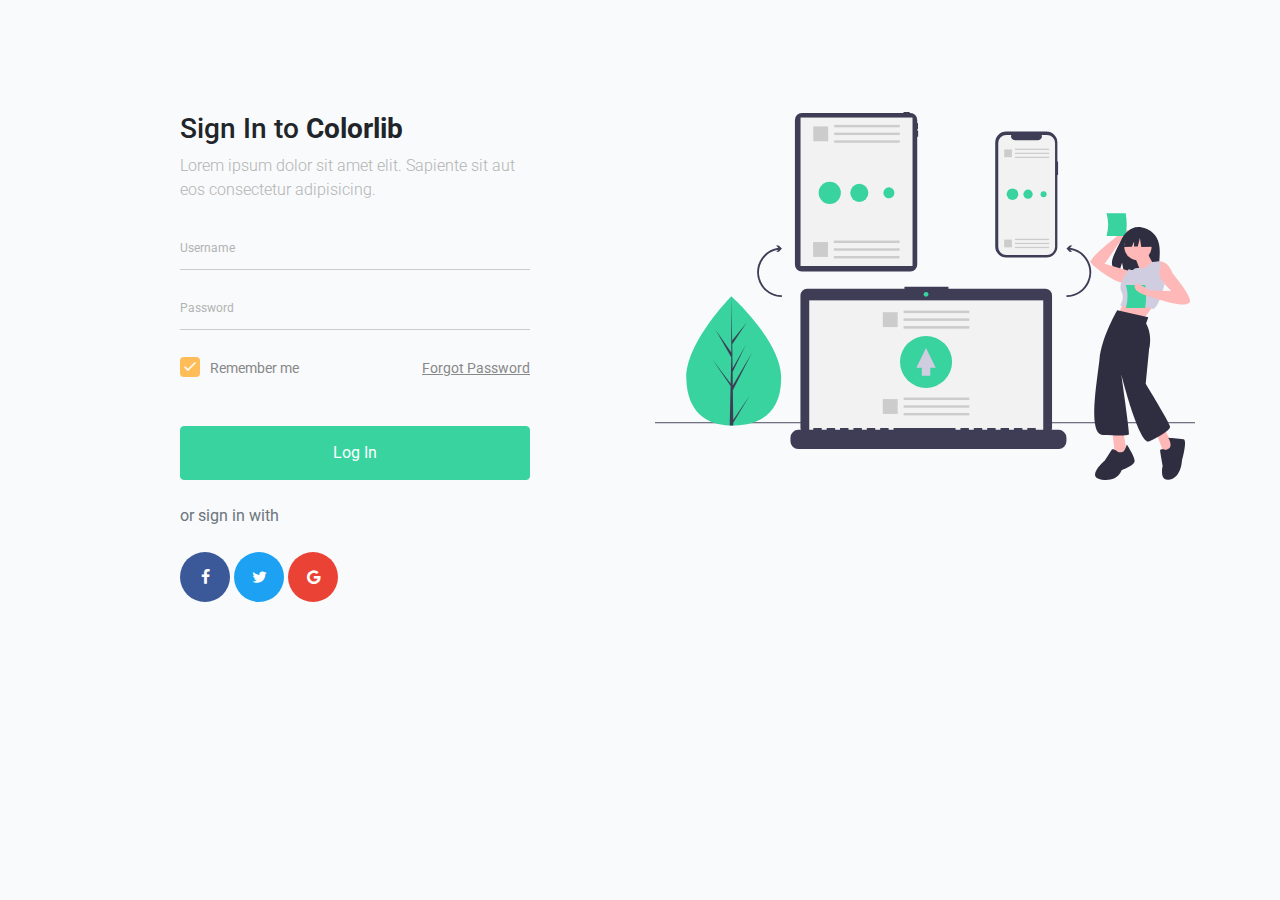
<file: project/assets/Template/Login/index.html>
<!doctype html>
<html lang="en">
  <head>
    <!-- Required meta tags -->
    <meta charset="utf-8">
    <meta name="viewport" content="width=device-width, initial-scale=1, shrink-to-fit=no">
    <link href="https://fonts.googleapis.com/css?family=Roboto:300,400&display=swap" rel="stylesheet">

    <link rel="stylesheet" href="fonts/icomoon/style.css">

    <link rel="stylesheet" href="css/owl.carousel.min.css">

    <!-- Bootstrap CSS -->
    <link rel="stylesheet" href="css/bootstrap.min.css">
    
    <!-- Style -->
    <link rel="stylesheet" href="css/style.css">

    <title>Login #8</title>
  </head>
  <body>
  

  
  <div class="content">
    <div class="container">
      <div class="row">
        <div class="col-md-6 order-md-2">
          <img src="images/undraw_file_sync_ot38.svg" alt="Image" class="img-fluid">
        </div>
        <div class="col-md-6 contents">
          <div class="row justify-content-center">
            <div class="col-md-8">
              <div class="mb-4">
              <h3>Sign In to <strong>Colorlib</strong></h3>
              <p class="mb-4">Lorem ipsum dolor sit amet elit. Sapiente sit aut eos consectetur adipisicing.</p>
            </div>
            <form action="#" method="post">
              <div class="form-group first">
                <label for="username">Username</label>
                <input type="text" class="form-control" id="username">

              </div>
              <div class="form-group last mb-4">
                <label for="password">Password</label>
                <input type="password" class="form-control" id="password">
                
              </div>
              
              <div class="d-flex mb-5 align-items-center">
                <label class="control control--checkbox mb-0"><span class="caption">Remember me</span>
                  <input type="checkbox" checked="checked"/>
                  <div class="control__indicator"></div>
                </label>
                <span class="ml-auto"><a href="#" class="forgot-pass">Forgot Password</a></span> 
              </div>

              <input type="submit" value="Log In" class="btn text-white btn-block btn-primary">

              <span class="d-block text-left my-4 text-muted"> or sign in with</span>
              
              <div class="social-login">
                <a href="#" class="facebook">
                  <span class="icon-facebook mr-3"></span> 
                </a>
                <a href="#" class="twitter">
                  <span class="icon-twitter mr-3"></span> 
                </a>
                <a href="#" class="google">
                  <span class="icon-google mr-3"></span> 
                </a>
              </div>
            </form>
            </div>
          </div>
          
        </div>
        
      </div>
    </div>
  </div>

  
    <script src="js/jquery-3.3.1.min.js"></script>
    <script src="js/popper.min.js"></script>
    <script src="js/bootstrap.min.js"></script>
    <script src="js/main.js"></script>
  </body>
</html>
</file>
<file: project/assets/Template/Login/fonts/icomoon/style.css>
@font-face {
  font-family: 'icomoon';
  src:  url('fonts/icomoon.eot?10si43');
  src:  url('fonts/icomoon.eot?10si43#iefix') format('embedded-opentype'),
    url('fonts/icomoon.ttf?10si43') format('truetype'),
    url('fonts/icomoon.woff?10si43') format('woff'),
    url('fonts/icomoon.svg?10si43#icomoon') format('svg');
  font-weight: normal;
  font-style: normal;
}

[class^="icon-"], [class*=" icon-"] {
  /* use !important to prevent issues with browser extensions that change fonts */
  font-family: 'icomoon' !important;
  speak: none;
  font-style: normal;
  font-weight: normal;
  font-variant: normal;
  text-transform: none;
  line-height: 1;

  /* Better Font Rendering =========== */
  -webkit-font-smoothing: antialiased;
  -moz-osx-font-smoothing: grayscale;
}

.icon-asterisk:before {
  content: "\f069";
}
.icon-plus:before {
  content: "\f067";
}
.icon-question:before {
  content: "\f128";
}
.icon-minus:before {
  content: "\f068";
}
.icon-glass:before {
  content: "\f000";
}
.icon-music:before {
  content: "\f001";
}
.icon-search:before {
  content: "\f002";
}
.icon-envelope-o:before {
  content: "\f003";
}
.icon-heart:before {
  content: "\f004";
}
.icon-star:before {
  content: "\f005";
}
.icon-star-o:before {
  content: "\f006";
}
.icon-user:before {
  content: "\f007";
}
.icon-film:before {
  content: "\f008";
}
.icon-th-large:before {
  content: "\f009";
}
.icon-th:before {
  content: "\f00a";
}
.icon-th-list:before {
  content: "\f00b";
}
.icon-check:before {
  content: "\f00c";
}
.icon-close:before {
  content: "\f00d";
}
.icon-remove:before {
  content: "\f00d";
}
.icon-times:before {
  content: "\f00d";
}
.icon-search-plus:before {
  content: "\f00e";
}
.icon-search-minus:before {
  content: "\f010";
}
.icon-power-off:before {
  content: "\f011";
}
.icon-signal:before {
  content: "\f012";
}
.icon-cog:before {
  content: "\f013";
}
.icon-gear:before {
  content: "\f013";
}
.icon-trash-o:before {
  content: "\f014";
}
.icon-home:before {
  content: "\f015";
}
.icon-file-o:before {
  content: "\f016";
}
.icon-clock-o:before {
  content: "\f017";
}
.icon-road:before {
  content: "\f018";
}
.icon-download:before {
  content: "\f019";
}
.icon-arrow-circle-o-down:before {
  content: "\f01a";
}
.icon-arrow-circle-o-up:before {
  content: "\f01b";
}
.icon-inbox:before {
  content: "\f01c";
}
.icon-play-circle-o:before {
  content: "\f01d";
}
.icon-repeat:before {
  content: "\f01e";
}
.icon-rotate-right:before {
  content: "\f01e";
}
.icon-refresh:before {
  content: "\f021";
}
.icon-list-alt:before {
  content: "\f022";
}
.icon-lock:before {
  content: "\f023";
}
.icon-flag:before {
  content: "\f024";
}
.icon-headphones:before {
  content: "\f025";
}
.icon-volume-off:before {
  content: "\f026";
}
.icon-volume-down:before {
  content: "\f027";
}
.icon-volume-up:before {
  content: "\f028";
}
.icon-qrcode:before {
  content: "\f029";
}
.icon-barcode:before {
  content: "\f02a";
}
.icon-tag:before {
  content: "\f02b";
}
.icon-tags:before {
  content: "\f02c";
}
.icon-book:before {
  content: "\f02d";
}
.icon-bookmark:before {
  content: "\f02e";
}
.icon-print:before {
  content: "\f02f";
}
.icon-camera:before {
  content: "\f030";
}
.icon-font:before {
  content: "\f031";
}
.icon-bold:before {
  content: "\f032";
}
.icon-italic:before {
  content: "\f033";
}
.icon-text-height:before {
  content: "\f034";
}
.icon-text-width:before {
  content: "\f035";
}
.icon-align-left:before {
  content: "\f036";
}
.icon-align-center:before {
  content: "\f037";
}
.icon-align-right:before {
  content: "\f038";
}
.icon-align-justify:before {
  content: "\f039";
}
.icon-list:before {
  content: "\f03a";
}
.icon-dedent:before {
  content: "\f03b";
}
.icon-outdent:before {
  content: "\f03b";
}
.icon-indent:before {
  content: "\f03c";
}
.icon-video-camera:before {
  content: "\f03d";
}
.icon-image:before {
  content: "\f03e";
}
.icon-photo:before {
  content: "\f03e";
}
.icon-picture-o:before {
  content: "\f03e";
}
.icon-pencil:before {
  content: "\f040";
}
.icon-map-marker:before {
  content: "\f041";
}
.icon-adjust:before {
  content: "\f042";
}
.icon-tint:before {
  content: "\f043";
}
.icon-edit:before {
  content: "\f044";
}
.icon-pencil-square-o:before {
  content: "\f044";
}
.icon-share-square-o:before {
  content: "\f045";
}
.icon-check-square-o:before {
  content: "\f046";
}
.icon-arrows:before {
  content: "\f047";
}
.icon-step-backward:before {
  content: "\f048";
}
.icon-fast-backward:before {
  content: "\f049";
}
.icon-backward:before {
  content: "\f04a";
}
.icon-play:before {
  content: "\f04b";
}
.icon-pause:before {
  content: "\f04c";
}
.icon-stop:before {
  content: "\f04d";
}
.icon-forward:before {
  content: "\f04e";
}
.icon-fast-forward:before {
  content: "\f050";
}
.icon-step-forward:before {
  content: "\f051";
}
.icon-eject:before {
  content: "\f052";
}
.icon-chevron-left:before {
  content: "\f053";
}
.icon-chevron-right:before {
  content: "\f054";
}
.icon-plus-circle:before {
  content: "\f055";
}
.icon-minus-circle:before {
  content: "\f056";
}
.icon-times-circle:before {
  content: "\f057";
}
.icon-check-circle:before {
  content: "\f058";
}
.icon-question-circle:before {
  content: "\f059";
}
.icon-info-circle:before {
  content: "\f05a";
}
.icon-crosshairs:before {
  content: "\f05b";
}
.icon-times-circle-o:before {
  content: "\f05c";
}
.icon-check-circle-o:before {
  content: "\f05d";
}
.icon-ban:before {
  content: "\f05e";
}
.icon-arrow-left:before {
  content: "\f060";
}
.icon-arrow-right:before {
  content: "\f061";
}
.icon-arrow-up:before {
  content: "\f062";
}
.icon-arrow-down:before {
  content: "\f063";
}
.icon-mail-forward:before {
  content: "\f064";
}
.icon-share:before {
  content: "\f064";
}
.icon-expand:before {
  content: "\f065";
}
.icon-compress:before {
  content: "\f066";
}
.icon-exclamation-circle:before {
  content: "\f06a";
}
.icon-gift:before {
  content: "\f06b";
}
.icon-leaf:before {
  content: "\f06c";
}
.icon-fire:before {
  content: "\f06d";
}
.icon-eye:before {
  content: "\f06e";
}
.icon-eye-slash:before {
  content: "\f070";
}
.icon-exclamation-triangle:before {
  content: "\f071";
}
.icon-warning:before {
  content: "\f071";
}
.icon-plane:before {
  content: "\f072";
}
.icon-calendar:before {
  content: "\f073";
}
.icon-random:before {
  content: "\f074";
}
.icon-comment:before {
  content: "\f075";
}
.icon-magnet:before {
  content: "\f076";
}
.icon-chevron-up:before {
  content: "\f077";
}
.icon-chevron-down:before {
  content: "\f078";
}
.icon-retweet:before {
  content: "\f079";
}
.icon-shopping-cart:before {
  content: "\f07a";
}
.icon-folder:before {
  content: "\f07b";
}
.icon-folder-open:before {
  content: "\f07c";
}
.icon-arrows-v:before {
  content: "\f07d";
}
.icon-arrows-h:before {
  content: "\f07e";
}
.icon-bar-chart:before {
  content: "\f080";
}
.icon-bar-chart-o:before {
  content: "\f080";
}
.icon-twitter-square:before {
  content: "\f081";
}
.icon-facebook-square:before {
  content: "\f082";
}
.icon-camera-retro:before {
  content: "\f083";
}
.icon-key:before {
  content: "\f084";
}
.icon-cogs:before {
  content: "\f085";
}
.icon-gears:before {
  content: "\f085";
}
.icon-comments:before {
  content: "\f086";
}
.icon-thumbs-o-up:before {
  content: "\f087";
}
.icon-thumbs-o-down:before {
  content: "\f088";
}
.icon-star-half:before {
  content: "\f089";
}
.icon-heart-o:before {
  content: "\f08a";
}
.icon-sign-out:before {
  content: "\f08b";
}
.icon-linkedin-square:before {
  content: "\f08c";
}
.icon-thumb-tack:before {
  content: "\f08d";
}
.icon-external-link:before {
  content: "\f08e";
}
.icon-sign-in:before {
  content: "\f090";
}
.icon-trophy:before {
  content: "\f091";
}
.icon-github-square:before {
  content: "\f092";
}
.icon-upload:before {
  content: "\f093";
}
.icon-lemon-o:before {
  content: "\f094";
}
.icon-phone:before {
  content: "\f095";
}
.icon-square-o:before {
  content: "\f096";
}
.icon-bookmark-o:before {
  content: "\f097";
}
.icon-phone-square:before {
  content: "\f098";
}
.icon-twitter:before {
  content: "\f099";
}
.icon-facebook:before {
  content: "\f09a";
}
.icon-facebook-f:before {
  content: "\f09a";
}
.icon-github:before {
  content: "\f09b";
}
.icon-unlock:before {
  content: "\f09c";
}
.icon-credit-card:before {
  content: "\f09d";
}
.icon-feed:before {
  content: "\f09e";
}
.icon-rss:before {
  content: "\f09e";
}
.icon-hdd-o:before {
  content: "\f0a0";
}
.icon-bullhorn:before {
  content: "\f0a1";
}
.icon-bell-o:before {
  content: "\f0a2";
}
.icon-certificate:before {
  content: "\f0a3";
}
.icon-hand-o-right:before {
  content: "\f0a4";
}
.icon-hand-o-left:before {
  content: "\f0a5";
}
.icon-hand-o-up:before {
  content: "\f0a6";
}
.icon-hand-o-down:before {
  content: "\f0a7";
}
.icon-arrow-circle-left:before {
  content: "\f0a8";
}
.icon-arrow-circle-right:before {
  content: "\f0a9";
}
.icon-arrow-circle-up:before {
  content: "\f0aa";
}
.icon-arrow-circle-down:before {
  content: "\f0ab";
}
.icon-globe:before {
  content: "\f0ac";
}
.icon-wrench:before {
  content: "\f0ad";
}
.icon-tasks:before {
  content: "\f0ae";
}
.icon-filter:before {
  content: "\f0b0";
}
.icon-briefcase:before {
  content: "\f0b1";
}
.icon-arrows-alt:before {
  content: "\f0b2";
}
.icon-group:before {
  content: "\f0c0";
}
.icon-users:before {
  content: "\f0c0";
}
.icon-chain:before {
  content: "\f0c1";
}
.icon-link:before {
  content: "\f0c1";
}
.icon-cloud:before {
  content: "\f0c2";
}
.icon-flask:before {
  content: "\f0c3";
}
.icon-cut:before {
  content: "\f0c4";
}
.icon-scissors:before {
  content: "\f0c4";
}
.icon-copy:before {
  content: "\f0c5";
}
.icon-files-o:before {
  content: "\f0c5";
}
.icon-paperclip:before {
  content: "\f0c6";
}
.icon-floppy-o:before {
  content: "\f0c7";
}
.icon-save:before {
  content: "\f0c7";
}
.icon-square:before {
  content: "\f0c8";
}
.icon-bars:before {
  content: "\f0c9";
}
.icon-navicon:before {
  content: "\f0c9";
}
.icon-reorder:before {
  content: "\f0c9";
}
.icon-list-ul:before {
  content: "\f0ca";
}
.icon-list-ol:before {
  content: "\f0cb";
}
.icon-strikethrough:before {
  content: "\f0cc";
}
.icon-underline:before {
  content: "\f0cd";
}
.icon-table:before {
  content: "\f0ce";
}
.icon-magic:before {
  content: "\f0d0";
}
.icon-truck:before {
  content: "\f0d1";
}
.icon-pinterest:before {
  content: "\f0d2";
}
.icon-pinterest-square:before {
  content: "\f0d3";
}
.icon-google-plus-square:before {
  content: "\f0d4";
}
.icon-google-plus:before {
  content: "\f0d5";
}
.icon-money:before {
  content: "\f0d6";
}
.icon-caret-down:before {
  content: "\f0d7";
}
.icon-caret-up:before {
  content: "\f0d8";
}
.icon-caret-left:before {
  content: "\f0d9";
}
.icon-caret-right:before {
  content: "\f0da";
}
.icon-columns:before {
  content: "\f0db";
}
.icon-sort:before {
  content: "\f0dc";
}
.icon-unsorted:before {
  content: "\f0dc";
}
.icon-sort-desc:before {
  content: "\f0dd";
}
.icon-sort-down:before {
  content: "\f0dd";
}
.icon-sort-asc:before {
  content: "\f0de";
}
.icon-sort-up:before {
  content: "\f0de";
}
.icon-envelope:before {
  content: "\f0e0";
}
.icon-linkedin:before {
  content: "\f0e1";
}
.icon-rotate-left:before {
  content: "\f0e2";
}
.icon-undo:before {
  content: "\f0e2";
}
.icon-gavel:before {
  content: "\f0e3";
}
.icon-legal:before {
  content: "\f0e3";
}
.icon-dashboard:before {
  content: "\f0e4";
}
.icon-tachometer:before {
  content: "\f0e4";
}
.icon-comment-o:before {
  content: "\f0e5";
}
.icon-comments-o:before {
  content: "\f0e6";
}
.icon-bolt:before {
  content: "\f0e7";
}
.icon-flash:before {
  content: "\f0e7";
}
.icon-sitemap:before {
  content: "\f0e8";
}
.icon-umbrella:before {
  content: "\f0e9";
}
.icon-clipboard:before {
  content: "\f0ea";
}
.icon-paste:before {
  content: "\f0ea";
}
.icon-lightbulb-o:before {
  content: "\f0eb";
}
.icon-exchange:before {
  content: "\f0ec";
}
.icon-cloud-download:before {
  content: "\f0ed";
}
.icon-cloud-upload:before {
  content: "\f0ee";
}
.icon-user-md:before {
  content: "\f0f0";
}
.icon-stethoscope:before {
  content: "\f0f1";
}
.icon-suitcase:before {
  content: "\f0f2";
}
.icon-bell:before {
  content: "\f0f3";
}
.icon-coffee:before {
  content: "\f0f4";
}
.icon-cutlery:before {
  content: "\f0f5";
}
.icon-file-text-o:before {
  content: "\f0f6";
}
.icon-building-o:before {
  content: "\f0f7";
}
.icon-hospital-o:before {
  content: "\f0f8";
}
.icon-ambulance:before {
  content: "\f0f9";
}
.icon-medkit:before {
  content: "\f0fa";
}
.icon-fighter-jet:before {
  content: "\f0fb";
}
.icon-beer:before {
  content: "\f0fc";
}
.icon-h-square:before {
  content: "\f0fd";
}
.icon-plus-square:before {
  content: "\f0fe";
}
.icon-angle-double-left:before {
  content: "\f100";
}
.icon-angle-double-right:before {
  content: "\f101";
}
.icon-angle-double-up:before {
  content: "\f102";
}
.icon-angle-double-down:before {
  content: "\f103";
}
.icon-angle-left:before {
  content: "\f104";
}
.icon-angle-right:before {
  content: "\f105";
}
.icon-angle-up:before {
  content: "\f106";
}
.icon-angle-down:before {
  content: "\f107";
}
.icon-desktop:before {
  content: "\f108";
}
.icon-laptop:before {
  content: "\f109";
}
.icon-tablet:before {
  content: "\f10a";
}
.icon-mobile:before {
  content: "\f10b";
}
.icon-mobile-phone:before {
  content: "\f10b";
}
.icon-circle-o:before {
  content: "\f10c";
}
.icon-quote-left:before {
  content: "\f10d";
}
.icon-quote-right:before {
  content: "\f10e";
}
.icon-spinner:before {
  content: "\f110";
}
.icon-circle:before {
  content: "\f111";
}
.icon-mail-reply:before {
  content: "\f112";
}
.icon-reply:before {
  content: "\f112";
}
.icon-github-alt:before {
  content: "\f113";
}
.icon-folder-o:before {
  content: "\f114";
}
.icon-folder-open-o:before {
  content: "\f115";
}
.icon-smile-o:before {
  content: "\f118";
}
.icon-frown-o:before {
  content: "\f119";
}
.icon-meh-o:before {
  content: "\f11a";
}
.icon-gamepad:before {
  content: "\f11b";
}
.icon-keyboard-o:before {
  content: "\f11c";
}
.icon-flag-o:before {
  content: "\f11d";
}
.icon-flag-checkered:before {
  content: "\f11e";
}
.icon-terminal:before {
  content: "\f120";
}
.icon-code:before {
  content: "\f121";
}
.icon-mail-reply-all:before {
  content: "\f122";
}
.icon-reply-all:before {
  content: "\f122";
}
.icon-star-half-empty:before {
  content: "\f123";
}
.icon-star-half-full:before {
  content: "\f123";
}
.icon-star-half-o:before {
  content: "\f123";
}
.icon-location-arrow:before {
  content: "\f124";
}
.icon-crop:before {
  content: "\f125";
}
.icon-code-fork:before {
  content: "\f126";
}
.icon-chain-broken:before {
  content: "\f127";
}
.icon-unlink:before {
  content: "\f127";
}
.icon-info:before {
  content: "\f129";
}
.icon-exclamation:before {
  content: "\f12a";
}
.icon-superscript:before {
  content: "\f12b";
}
.icon-subscript:before {
  content: "\f12c";
}
.icon-eraser:before {
  content: "\f12d";
}
.icon-puzzle-piece:before {
  content: "\f12e";
}
.icon-microphone:before {
  content: "\f130";
}
.icon-microphone-slash:before {
  content: "\f131";
}
.icon-shield:before {
  content: "\f132";
}
.icon-calendar-o:before {
  content: "\f133";
}
.icon-fire-extinguisher:before {
  content: "\f134";
}
.icon-rocket:before {
  content: "\f135";
}
.icon-maxcdn:before {
  content: "\f136";
}
.icon-chevron-circle-left:before {
  content: "\f137";
}
.icon-chevron-circle-right:before {
  content: "\f138";
}
.icon-chevron-circle-up:before {
  content: "\f139";
}
.icon-chevron-circle-down:before {
  content: "\f13a";
}
.icon-html5:before {
  content: "\f13b";
}
.icon-css3:before {
  content: "\f13c";
}
.icon-anchor:before {
  content: "\f13d";
}
.icon-unlock-alt:before {
  content: "\f13e";
}
.icon-bullseye:before {
  content: "\f140";
}
.icon-ellipsis-h:before {
  content: "\f141";
}
.icon-ellipsis-v:before {
  content: "\f142";
}
.icon-rss-square:before {
  content: "\f143";
}
.icon-play-circle:before {
  content: "\f144";
}
.icon-ticket:before {
  content: "\f145";
}
.icon-minus-square:before {
  content: "\f146";
}
.icon-minus-square-o:before {
  content: "\f147";
}
.icon-level-up:before {
  content: "\f148";
}
.icon-level-down:before {
  content: "\f149";
}
.icon-check-square:before {
  content: "\f14a";
}
.icon-pencil-square:before {
  content: "\f14b";
}
.icon-external-link-square:before {
  content: "\f14c";
}
.icon-share-square:before {
  content: "\f14d";
}
.icon-compass:before {
  content: "\f14e";
}
.icon-caret-square-o-down:before {
  content: "\f150";
}
.icon-toggle-down:before {
  content: "\f150";
}
.icon-caret-square-o-up:before {
  content: "\f151";
}
.icon-toggle-up:before {
  content: "\f151";
}
.icon-caret-square-o-right:before {
  content: "\f152";
}
.icon-toggle-right:before {
  content: "\f152";
}
.icon-eur:before {
  content: "\f153";
}
.icon-euro:before {
  content: "\f153";
}
.icon-gbp:before {
  content: "\f154";
}
.icon-dollar:before {
  content: "\f155";
}
.icon-usd:before {
  content: "\f155";
}
.icon-inr:before {
  content: "\f156";
}
.icon-rupee:before {
  content: "\f156";
}
.icon-cny:before {
  content: "\f157";
}
.icon-jpy:before {
  content: "\f157";
}
.icon-rmb:before {
  content: "\f157";
}
.icon-yen:before {
  content: "\f157";
}
.icon-rouble:before {
  content: "\f158";
}
.icon-rub:before {
  content: "\f158";
}
.icon-ruble:before {
  content: "\f158";
}
.icon-krw:before {
  content: "\f159";
}
.icon-won:before {
  content: "\f159";
}
.icon-bitcoin:before {
  content: "\f15a";
}
.icon-btc:before {
  content: "\f15a";
}
.icon-file:before {
  content: "\f15b";
}
.icon-file-text:before {
  content: "\f15c";
}
.icon-sort-alpha-asc:before {
  content: "\f15d";
}
.icon-sort-alpha-desc:before {
  content: "\f15e";
}
.icon-sort-amount-asc:before {
  content: "\f160";
}
.icon-sort-amount-desc:before {
  content: "\f161";
}
.icon-sort-numeric-asc:before {
  content: "\f162";
}
.icon-sort-numeric-desc:before {
  content: "\f163";
}
.icon-thumbs-up:before {
  content: "\f164";
}
.icon-thumbs-down:before {
  content: "\f165";
}
.icon-youtube-square:before {
  content: "\f166";
}
.icon-youtube:before {
  content: "\f167";
}
.icon-xing:before {
  content: "\f168";
}
.icon-xing-square:before {
  content: "\f169";
}
.icon-youtube-play:before {
  content: "\f16a";
}
.icon-dropbox:before {
  content: "\f16b";
}
.icon-stack-overflow:before {
  content: "\f16c";
}
.icon-instagram:before {
  content: "\f16d";
}
.icon-flickr:before {
  content: "\f16e";
}
.icon-adn:before {
  content: "\f170";
}
.icon-bitbucket:before {
  content: "\f171";
}
.icon-bitbucket-square:before {
  content: "\f172";
}
.icon-tumblr:before {
  content: "\f173";
}
.icon-tumblr-square:before {
  content: "\f174";
}
.icon-long-arrow-down:before {
  content: "\f175";
}
.icon-long-arrow-up:before {
  content: "\f176";
}
.icon-long-arrow-left:before {
  content: "\f177";
}
.icon-long-arrow-right:before {
  content: "\f178";
}
.icon-apple:before {
  content: "\f179";
}
.icon-windows:before {
  content: "\f17a";
}
.icon-android:before {
  content: "\f17b";
}
.icon-linux:before {
  content: "\f17c";
}
.icon-dribbble:before {
  content: "\f17d";
}
.icon-skype:before {
  content: "\f17e";
}
.icon-foursquare:before {
  content: "\f180";
}
.icon-trello:before {
  content: "\f181";
}
.icon-female:before {
  content: "\f182";
}
.icon-male:before {
  content: "\f183";
}
.icon-gittip:before {
  content: "\f184";
}
.icon-gratipay:before {
  content: "\f184";
}
.icon-sun-o:before {
  content: "\f185";
}
.icon-moon-o:before {
  content: "\f186";
}
.icon-archive:before {
  content: "\f187";
}
.icon-bug:before {
  content: "\f188";
}
.icon-vk:before {
  content: "\f189";
}
.icon-weibo:before {
  content: "\f18a";
}
.icon-renren:before {
  content: "\f18b";
}
.icon-pagelines:before {
  content: "\f18c";
}
.icon-stack-exchange:before {
  content: "\f18d";
}
.icon-arrow-circle-o-right:before {
  content: "\f18e";
}
.icon-arrow-circle-o-left:before {
  content: "\f190";
}
.icon-caret-square-o-left:before {
  content: "\f191";
}
.icon-toggle-left:before {
  content: "\f191";
}
.icon-dot-circle-o:before {
  content: "\f192";
}
.icon-wheelchair:before {
  content: "\f193";
}
.icon-vimeo-square:before {
  content: "\f194";
}
.icon-try:before {
  content: "\f195";
}
.icon-turkish-lira:before {
  content: "\f195";
}
.icon-plus-square-o:before {
  content: "\f196";
}
.icon-space-shuttle:before {
  content: "\f197";
}
.icon-slack:before {
  content: "\f198";
}
.icon-envelope-square:before {
  content: "\f199";
}
.icon-wordpress:before {
  content: "\f19a";
}
.icon-openid:before {
  content: "\f19b";
}
.icon-bank:before {
  content: "\f19c";
}
.icon-institution:before {
  content: "\f19c";
}
.icon-university:before {
  content: "\f19c";
}
.icon-graduation-cap:before {
  content: "\f19d";
}
.icon-mortar-board:before {
  content: "\f19d";
}
.icon-yahoo:before {
  content: "\f19e";
}
.icon-google:before {
  content: "\f1a0";
}
.icon-reddit:before {
  content: "\f1a1";
}
.icon-reddit-square:before {
  content: "\f1a2";
}
.icon-stumbleupon-circle:before {
  content: "\f1a3";
}
.icon-stumbleupon:before {
  content: "\f1a4";
}
.icon-delicious:before {
  content: "\f1a5";
}
.icon-digg:before {
  content: "\f1a6";
}
.icon-pied-piper-pp:before {
  content: "\f1a7";
}
.icon-pied-piper-alt:before {
  content: "\f1a8";
}
.icon-drupal:before {
  content: "\f1a9";
}
.icon-joomla:before {
  content: "\f1aa";
}
.icon-language:before {
  content: "\f1ab";
}
.icon-fax:before {
  content: "\f1ac";
}
.icon-building:before {
  content: "\f1ad";
}
.icon-child:before {
  content: "\f1ae";
}
.icon-paw:before {
  content: "\f1b0";
}
.icon-spoon:before {
  content: "\f1b1";
}
.icon-cube:before {
  content: "\f1b2";
}
.icon-cubes:before {
  content: "\f1b3";
}
.icon-behance:before {
  content: "\f1b4";
}
.icon-behance-square:before {
  content: "\f1b5";
}
.icon-steam:before {
  content: "\f1b6";
}
.icon-steam-square:before {
  content: "\f1b7";
}
.icon-recycle:before {
  content: "\f1b8";
}
.icon-automobile:before {
  content: "\f1b9";
}
.icon-car:before {
  content: "\f1b9";
}
.icon-cab:before {
  content: "\f1ba";
}
.icon-taxi:before {
  content: "\f1ba";
}
.icon-tree:before {
  content: "\f1bb";
}
.icon-spotify:before {
  content: "\f1bc";
}
.icon-deviantart:before {
  content: "\f1bd";
}
.icon-soundcloud:before {
  content: "\f1be";
}
.icon-database:before {
  content: "\f1c0";
}
.icon-file-pdf-o:before {
  content: "\f1c1";
}
.icon-file-word-o:before {
  content: "\f1c2";
}
.icon-file-excel-o:before {
  content: "\f1c3";
}
.icon-file-powerpoint-o:before {
  content: "\f1c4";
}
.icon-file-image-o:before {
  content: "\f1c5";
}
.icon-file-photo-o:before {
  content: "\f1c5";
}
.icon-file-picture-o:before {
  content: "\f1c5";
}
.icon-file-archive-o:before {
  content: "\f1c6";
}
.icon-file-zip-o:before {
  content: "\f1c6";
}
.icon-file-audio-o:before {
  content: "\f1c7";
}
.icon-file-sound-o:before {
  content: "\f1c7";
}
.icon-file-movie-o:before {
  content: "\f1c8";
}
.icon-file-video-o:before {
  content: "\f1c8";
}
.icon-file-code-o:before {
  content: "\f1c9";
}
.icon-vine:before {
  content: "\f1ca";
}
.icon-codepen:before {
  content: "\f1cb";
}
.icon-jsfiddle:before {
  content: "\f1cc";
}
.icon-life-bouy:before {
  content: "\f1cd";
}
.icon-life-buoy:before {
  content: "\f1cd";
}
.icon-life-ring:before {
  content: "\f1cd";
}
.icon-life-saver:before {
  content: "\f1cd";
}
.icon-support:before {
  content: "\f1cd";
}
.icon-circle-o-notch:before {
  content: "\f1ce";
}
.icon-ra:before {
  content: "\f1d0";
}
.icon-rebel:before {
  content: "\f1d0";
}
.icon-resistance:before {
  content: "\f1d0";
}
.icon-empire:before {
  content: "\f1d1";
}
.icon-ge:before {
  content: "\f1d1";
}
.icon-git-square:before {
  content: "\f1d2";
}
.icon-git:before {
  content: "\f1d3";
}
.icon-hacker-news:before {
  content: "\f1d4";
}
.icon-y-combinator-square:before {
  content: "\f1d4";
}
.icon-yc-square:before {
  content: "\f1d4";
}
.icon-tencent-weibo:before {
  content: "\f1d5";
}
.icon-qq:before {
  content: "\f1d6";
}
.icon-wechat:before {
  content: "\f1d7";
}
.icon-weixin:before {
  content: "\f1d7";
}
.icon-paper-plane:before {
  content: "\f1d8";
}
.icon-send:before {
  content: "\f1d8";
}
.icon-paper-plane-o:before {
  content: "\f1d9";
}
.icon-send-o:before {
  content: "\f1d9";
}
.icon-history:before {
  content: "\f1da";
}
.icon-circle-thin:before {
  content: "\f1db";
}
.icon-header:before {
  content: "\f1dc";
}
.icon-paragraph:before {
  content: "\f1dd";
}
.icon-sliders:before {
  content: "\f1de";
}
.icon-share-alt:before {
  content: "\f1e0";
}
.icon-share-alt-square:before {
  content: "\f1e1";
}
.icon-bomb:before {
  content: "\f1e2";
}
.icon-futbol-o:before {
  content: "\f1e3";
}
.icon-soccer-ball-o:before {
  content: "\f1e3";
}
.icon-tty:before {
  content: "\f1e4";
}
.icon-binoculars:before {
  content: "\f1e5";
}
.icon-plug:before {
  content: "\f1e6";
}
.icon-slideshare:before {
  content: "\f1e7";
}
.icon-twitch:before {
  content: "\f1e8";
}
.icon-yelp:before {
  content: "\f1e9";
}
.icon-newspaper-o:before {
  content: "\f1ea";
}
.icon-wifi:before {
  content: "\f1eb";
}
.icon-calculator:before {
  content: "\f1ec";
}
.icon-paypal:before {
  content: "\f1ed";
}
.icon-google-wallet:before {
  content: "\f1ee";
}
.icon-cc-visa:before {
  content: "\f1f0";
}
.icon-cc-mastercard:before {
  content: "\f1f1";
}
.icon-cc-discover:before {
  content: "\f1f2";
}
.icon-cc-amex:before {
  content: "\f1f3";
}
.icon-cc-paypal:before {
  content: "\f1f4";
}
.icon-cc-stripe:before {
  content: "\f1f5";
}
.icon-bell-slash:before {
  content: "\f1f6";
}
.icon-bell-slash-o:before {
  content: "\f1f7";
}
.icon-trash:before {
  content: "\f1f8";
}
.icon-copyright:before {
  content: "\f1f9";
}
.icon-at:before {
  content: "\f1fa";
}
.icon-eyedropper:before {
  content: "\f1fb";
}
.icon-paint-brush:before {
  content: "\f1fc";
}
.icon-birthday-cake:before {
  content: "\f1fd";
}
.icon-area-chart:before {
  content: "\f1fe";
}
.icon-pie-chart:before {
  content: "\f200";
}
.icon-line-chart:before {
  content: "\f201";
}
.icon-lastfm:before {
  content: "\f202";
}
.icon-lastfm-square:before {
  content: "\f203";
}
.icon-toggle-off:before {
  content: "\f204";
}
.icon-toggle-on:before {
  content: "\f205";
}
.icon-bicycle:before {
  content: "\f206";
}
.icon-bus:before {
  content: "\f207";
}
.icon-ioxhost:before {
  content: "\f208";
}
.icon-angellist:before {
  content: "\f209";
}
.icon-cc:before {
  content: "\f20a";
}
.icon-ils:before {
  content: "\f20b";
}
.icon-shekel:before {
  content: "\f20b";
}
.icon-sheqel:before {
  content: "\f20b";
}
.icon-meanpath:before {
  content: "\f20c";
}
.icon-buysellads:before {
  content: "\f20d";
}
.icon-connectdevelop:before {
  content: "\f20e";
}
.icon-dashcube:before {
  content: "\f210";
}
.icon-forumbee:before {
  content: "\f211";
}
.icon-leanpub:before {
  content: "\f212";
}
.icon-sellsy:before {
  content: "\f213";
}
.icon-shirtsinbulk:before {
  content: "\f214";
}
.icon-simplybuilt:before {
  content: "\f215";
}
.icon-skyatlas:before {
  content: "\f216";
}
.icon-cart-plus:before {
  content: "\f217";
}
.icon-cart-arrow-down:before {
  content: "\f218";
}
.icon-diamond:before {
  content: "\f219";
}
.icon-ship:before {
  content: "\f21a";
}
.icon-user-secret:before {
  content: "\f21b";
}
.icon-motorcycle:before {
  content: "\f21c";
}
.icon-street-view:before {
  content: "\f21d";
}
.icon-heartbeat:before {
  content: "\f21e";
}
.icon-venus:before {
  content: "\f221";
}
.icon-mars:before {
  content: "\f222";
}
.icon-mercury:before {
  content: "\f223";
}
.icon-intersex:before {
  content: "\f224";
}
.icon-transgender:before {
  content: "\f224";
}
.icon-transgender-alt:before {
  content: "\f225";
}
.icon-venus-double:before {
  content: "\f226";
}
.icon-mars-double:before {
  content: "\f227";
}
.icon-venus-mars:before {
  content: "\f228";
}
.icon-mars-stroke:before {
  content: "\f229";
}
.icon-mars-stroke-v:before {
  content: "\f22a";
}
.icon-mars-stroke-h:before {
  content: "\f22b";
}
.icon-neuter:before {
  content: "\f22c";
}
.icon-genderless:before {
  content: "\f22d";
}
.icon-facebook-official:before {
  content: "\f230";
}
.icon-pinterest-p:before {
  content: "\f231";
}
.icon-whatsapp:before {
  content: "\f232";
}
.icon-server:before {
  content: "\f233";
}
.icon-user-plus:before {
  content: "\f234";
}
.icon-user-times:before {
  content: "\f235";
}
.icon-bed:before {
  content: "\f236";
}
.icon-hotel:before {
  content: "\f236";
}
.icon-viacoin:before {
  content: "\f237";
}
.icon-train:before {
  content: "\f238";
}
.icon-subway:before {
  content: "\f239";
}
.icon-medium:before {
  content: "\f23a";
}
.icon-y-combinator:before {
  content: "\f23b";
}
.icon-yc:before {
  content: "\f23b";
}
.icon-optin-monster:before {
  content: "\f23c";
}
.icon-opencart:before {
  content: "\f23d";
}
.icon-expeditedssl:before {
  content: "\f23e";
}
.icon-battery:before {
  content: "\f240";
}
.icon-battery-4:before {
  content: "\f240";
}
.icon-battery-full:before {
  content: "\f240";
}
.icon-battery-3:before {
  content: "\f241";
}
.icon-battery-three-quarters:before {
  content: "\f241";
}
.icon-battery-2:before {
  content: "\f242";
}
.icon-battery-half:before {
  content: "\f242";
}
.icon-battery-1:before {
  content: "\f243";
}
.icon-battery-quarter:before {
  content: "\f243";
}
.icon-battery-0:before {
  content: "\f244";
}
.icon-battery-empty:before {
  content: "\f244";
}
.icon-mouse-pointer:before {
  content: "\f245";
}
.icon-i-cursor:before {
  content: "\f246";
}
.icon-object-group:before {
  content: "\f247";
}
.icon-object-ungroup:before {
  content: "\f248";
}
.icon-sticky-note:before {
  content: "\f249";
}
.icon-sticky-note-o:before {
  content: "\f24a";
}
.icon-cc-jcb:before {
  content: "\f24b";
}
.icon-cc-diners-club:before {
  content: "\f24c";
}
.icon-clone:before {
  content: "\f24d";
}
.icon-balance-scale:before {
  content: "\f24e";
}
.icon-hourglass-o:before {
  content: "\f250";
}
.icon-hourglass-1:before {
  content: "\f251";
}
.icon-hourglass-start:before {
  content: "\f251";
}
.icon-hourglass-2:before {
  content: "\f252";
}
.icon-hourglass-half:before {
  content: "\f252";
}
.icon-hourglass-3:before {
  content: "\f253";
}
.icon-hourglass-end:before {
  content: "\f253";
}
.icon-hourglass:before {
  content: "\f254";
}
.icon-hand-grab-o:before {
  content: "\f255";
}
.icon-hand-rock-o:before {
  content: "\f255";
}
.icon-hand-paper-o:before {
  content: "\f256";
}
.icon-hand-stop-o:before {
  content: "\f256";
}
.icon-hand-scissors-o:before {
  content: "\f257";
}
.icon-hand-lizard-o:before {
  content: "\f258";
}
.icon-hand-spock-o:before {
  content: "\f259";
}
.icon-hand-pointer-o:before {
  content: "\f25a";
}
.icon-hand-peace-o:before {
  content: "\f25b";
}
.icon-trademark:before {
  content: "\f25c";
}
.icon-registered:before {
  content: "\f25d";
}
.icon-creative-commons:before {
  content: "\f25e";
}
.icon-gg:before {
  content: "\f260";
}
.icon-gg-circle:before {
  content: "\f261";
}
.icon-tripadvisor:before {
  content: "\f262";
}
.icon-odnoklassniki:before {
  content: "\f263";
}
.icon-odnoklassniki-square:before {
  content: "\f264";
}
.icon-get-pocket:before {
  content: "\f265";
}
.icon-wikipedia-w:before {
  content: "\f266";
}
.icon-safari:before {
  content: "\f267";
}
.icon-chrome:before {
  content: "\f268";
}
.icon-firefox:before {
  content: "\f269";
}
.icon-opera:before {
  content: "\f26a";
}
.icon-internet-explorer:before {
  content: "\f26b";
}
.icon-television:before {
  content: "\f26c";
}
.icon-tv:before {
  content: "\f26c";
}
.icon-contao:before {
  content: "\f26d";
}
.icon-500px:before {
  content: "\f26e";
}
.icon-amazon:before {
  content: "\f270";
}
.icon-calendar-plus-o:before {
  content: "\f271";
}
.icon-calendar-minus-o:before {
  content: "\f272";
}
.icon-calendar-times-o:before {
  content: "\f273";
}
.icon-calendar-check-o:before {
  content: "\f274";
}
.icon-industry:before {
  content: "\f275";
}
.icon-map-pin:before {
  content: "\f276";
}
.icon-map-signs:before {
  content: "\f277";
}
.icon-map-o:before {
  content: "\f278";
}
.icon-map:before {
  content: "\f279";
}
.icon-commenting:before {
  content: "\f27a";
}
.icon-commenting-o:before {
  content: "\f27b";
}
.icon-houzz:before {
  content: "\f27c";
}
.icon-vimeo:before {
  content: "\f27d";
}
.icon-black-tie:before {
  content: "\f27e";
}
.icon-fonticons:before {
  content: "\f280";
}
.icon-reddit-alien:before {
  content: "\f281";
}
.icon-edge:before {
  content: "\f282";
}
.icon-credit-card-alt:before {
  content: "\f283";
}
.icon-codiepie:before {
  content: "\f284";
}
.icon-modx:before {
  content: "\f285";
}
.icon-fort-awesome:before {
  content: "\f286";
}
.icon-usb:before {
  content: "\f287";
}
.icon-product-hunt:before {
  content: "\f288";
}
.icon-mixcloud:before {
  content: "\f289";
}
.icon-scribd:before {
  content: "\f28a";
}
.icon-pause-circle:before {
  content: "\f28b";
}
.icon-pause-circle-o:before {
  content: "\f28c";
}
.icon-stop-circle:before {
  content: "\f28d";
}
.icon-stop-circle-o:before {
  content: "\f28e";
}
.icon-shopping-bag:before {
  content: "\f290";
}
.icon-shopping-basket:before {
  content: "\f291";
}
.icon-hashtag:before {
  content: "\f292";
}
.icon-bluetooth:before {
  content: "\f293";
}
.icon-bluetooth-b:before {
  content: "\f294";
}
.icon-percent:before {
  content: "\f295";
}
.icon-gitlab:before {
  content: "\f296";
}
.icon-wpbeginner:before {
  content: "\f297";
}
.icon-wpforms:before {
  content: "\f298";
}
.icon-envira:before {
  content: "\f299";
}
.icon-universal-access:before {
  content: "\f29a";
}
.icon-wheelchair-alt:before {
  content: "\f29b";
}
.icon-question-circle-o:before {
  content: "\f29c";
}
.icon-blind:before {
  content: "\f29d";
}
.icon-audio-description:before {
  content: "\f29e";
}
.icon-volume-control-phone:before {
  content: "\f2a0";
}
.icon-braille:before {
  content: "\f2a1";
}
.icon-assistive-listening-systems:before {
  content: "\f2a2";
}
.icon-american-sign-language-interpreting:before {
  content: "\f2a3";
}
.icon-asl-interpreting:before {
  content: "\f2a3";
}
.icon-deaf:before {
  content: "\f2a4";
}
.icon-deafness:before {
  content: "\f2a4";
}
.icon-hard-of-hearing:before {
  content: "\f2a4";
}
.icon-glide:before {
  content: "\f2a5";
}
.icon-glide-g:before {
  content: "\f2a6";
}
.icon-sign-language:before {
  content: "\f2a7";
}
.icon-signing:before {
  content: "\f2a7";
}
.icon-low-vision:before {
  content: "\f2a8";
}
.icon-viadeo:before {
  content: "\f2a9";
}
.icon-viadeo-square:before {
  content: "\f2aa";
}
.icon-snapchat:before {
  content: "\f2ab";
}
.icon-snapchat-ghost:before {
  content: "\f2ac";
}
.icon-snapchat-square:before {
  content: "\f2ad";
}
.icon-pied-piper:before {
  content: "\f2ae";
}
.icon-first-order:before {
  content: "\f2b0";
}
.icon-yoast:before {
  content: "\f2b1";
}
.icon-themeisle:before {
  content: "\f2b2";
}
.icon-google-plus-circle:before {
  content: "\f2b3";
}
.icon-google-plus-official:before {
  content: "\f2b3";
}
.icon-fa:before {
  content: "\f2b4";
}
.icon-font-awesome:before {
  content: "\f2b4";
}
.icon-handshake-o:before {
  content: "\f2b5";
}
.icon-envelope-open:before {
  content: "\f2b6";
}
.icon-envelope-open-o:before {
  content: "\f2b7";
}
.icon-linode:before {
  content: "\f2b8";
}
.icon-address-book:before {
  content: "\f2b9";
}
.icon-address-book-o:before {
  content: "\f2ba";
}
.icon-address-card:before {
  content: "\f2bb";
}
.icon-vcard:before {
  content: "\f2bb";
}
.icon-address-card-o:before {
  content: "\f2bc";
}
.icon-vcard-o:before {
  content: "\f2bc";
}
.icon-user-circle:before {
  content: "\f2bd";
}
.icon-user-circle-o:before {
  content: "\f2be";
}
.icon-user-o:before {
  content: "\f2c0";
}
.icon-id-badge:before {
  content: "\f2c1";
}
.icon-drivers-license:before {
  content: "\f2c2";
}
.icon-id-card:before {
  content: "\f2c2";
}
.icon-drivers-license-o:before {
  content: "\f2c3";
}
.icon-id-card-o:before {
  content: "\f2c3";
}
.icon-quora:before {
  content: "\f2c4";
}
.icon-free-code-camp:before {
  content: "\f2c5";
}
.icon-telegram:before {
  content: "\f2c6";
}
.icon-thermometer:before {
  content: "\f2c7";
}
.icon-thermometer-4:before {
  content: "\f2c7";
}
.icon-thermometer-full:before {
  content: "\f2c7";
}
.icon-thermometer-3:before {
  content: "\f2c8";
}
.icon-thermometer-three-quarters:before {
  content: "\f2c8";
}
.icon-thermometer-2:before {
  content: "\f2c9";
}
.icon-thermometer-half:before {
  content: "\f2c9";
}
.icon-thermometer-1:before {
  content: "\f2ca";
}
.icon-thermometer-quarter:before {
  content: "\f2ca";
}
.icon-thermometer-0:before {
  content: "\f2cb";
}
.icon-thermometer-empty:before {
  content: "\f2cb";
}
.icon-shower:before {
  content: "\f2cc";
}
.icon-bath:before {
  content: "\f2cd";
}
.icon-bathtub:before {
  content: "\f2cd";
}
.icon-s15:before {
  content: "\f2cd";
}
.icon-podcast:before {
  content: "\f2ce";
}
.icon-window-maximize:before {
  content: "\f2d0";
}
.icon-window-minimize:before {
  content: "\f2d1";
}
.icon-window-restore:before {
  content: "\f2d2";
}
.icon-times-rectangle:before {
  content: "\f2d3";
}
.icon-window-close:before {
  content: "\f2d3";
}
.icon-times-rectangle-o:before {
  content: "\f2d4";
}
.icon-window-close-o:before {
  content: "\f2d4";
}
.icon-bandcamp:before {
  content: "\f2d5";
}
.icon-grav:before {
  content: "\f2d6";
}
.icon-etsy:before {
  content: "\f2d7";
}
.icon-imdb:before {
  content: "\f2d8";
}
.icon-ravelry:before {
  content: "\f2d9";
}
.icon-eercast:before {
  content: "\f2da";
}
.icon-microchip:before {
  content: "\f2db";
}
.icon-snowflake-o:before {
  content: "\f2dc";
}
.icon-superpowers:before {
  content: "\f2dd";
}
.icon-wpexplorer:before {
  content: "\f2de";
}
.icon-meetup:before {
  content: "\f2e0";
}
.icon-3d_rotation:before {
  content: "\e84d";
}
.icon-ac_unit:before {
  content: "\eb3b";
}
.icon-alarm:before {
  content: "\e855";
}
.icon-access_alarms:before {
  content: "\e191";
}
.icon-schedule:before {
  content: "\e8b5";
}
.icon-accessibility:before {
  content: "\e84e";
}
.icon-accessible:before {
  content: "\e914";
}
.icon-account_balance:before {
  content: "\e84f";
}
.icon-account_balance_wallet:before {
  content: "\e850";
}
.icon-account_box:before {
  content: "\e851";
}
.icon-account_circle:before {
  content: "\e853";
}
.icon-adb:before {
  content: "\e60e";
}
.icon-add:before {
  content: "\e145";
}
.icon-add_a_photo:before {
  content: "\e439";
}
.icon-alarm_add:before {
  content: "\e856";
}
.icon-add_alert:before {
  content: "\e003";
}
.icon-add_box:before {
  content: "\e146";
}
.icon-add_circle:before {
  content: "\e147";
}
.icon-control_point:before {
  content: "\e3ba";
}
.icon-add_location:before {
  content: "\e567";
}
.icon-add_shopping_cart:before {
  content: "\e854";
}
.icon-queue:before {
  content: "\e03c";
}
.icon-add_to_queue:before {
  content: "\e05c";
}
.icon-adjust2:before {
  content: "\e39e";
}
.icon-airline_seat_flat:before {
  content: "\e630";
}
.icon-airline_seat_flat_angled:before {
  content: "\e631";
}
.icon-airline_seat_individual_suite:before {
  content: "\e632";
}
.icon-airline_seat_legroom_extra:before {
  content: "\e633";
}
.icon-airline_seat_legroom_normal:before {
  content: "\e634";
}
.icon-airline_seat_legroom_reduced:before {
  content: "\e635";
}
.icon-airline_seat_recline_extra:before {
  content: "\e636";
}
.icon-airline_seat_recline_normal:before {
  content: "\e637";
}
.icon-flight:before {
  content: "\e539";
}
.icon-airplanemode_inactive:before {
  content: "\e194";
}
.icon-airplay:before {
  content: "\e055";
}
.icon-airport_shuttle:before {
  content: "\eb3c";
}
.icon-alarm_off:before {
  content: "\e857";
}
.icon-alarm_on:before {
  content: "\e858";
}
.icon-album:before {
  content: "\e019";
}
.icon-all_inclusive:before {
  content: "\eb3d";
}
.icon-all_out:before {
  content: "\e90b";
}
.icon-android2:before {
  content: "\e859";
}
.icon-announcement:before {
  content: "\e85a";
}
.icon-apps:before {
  content: "\e5c3";
}
.icon-archive2:before {
  content: "\e149";
}
.icon-arrow_back:before {
  content: "\e5c4";
}
.icon-arrow_downward:before {
  content: "\e5db";
}
.icon-arrow_drop_down:before {
  content: "\e5c5";
}
.icon-arrow_drop_down_circle:before {
  content: "\e5c6";
}
.icon-arrow_drop_up:before {
  content: "\e5c7";
}
.icon-arrow_forward:before {
  content: "\e5c8";
}
.icon-arrow_upward:before {
  content: "\e5d8";
}
.icon-art_track:before {
  content: "\e060";
}
.icon-aspect_ratio:before {
  content: "\e85b";
}
.icon-poll:before {
  content: "\e801";
}
.icon-assignment:before {
  content: "\e85d";
}
.icon-assignment_ind:before {
  content: "\e85e";
}
.icon-assignment_late:before {
  content: "\e85f";
}
.icon-assignment_return:before {
  content: "\e860";
}
.icon-assignment_returned:before {
  content: "\e861";
}
.icon-assignment_turned_in:before {
  content: "\e862";
}
.icon-assistant:before {
  content: "\e39f";
}
.icon-flag2:before {
  content: "\e153";
}
.icon-attach_file:before {
  content: "\e226";
}
.icon-attach_money:before {
  content: "\e227";
}
.icon-attachment:before {
  content: "\e2bc";
}
.icon-audiotrack:before {
  content: "\e3a1";
}
.icon-autorenew:before {
  content: "\e863";
}
.icon-av_timer:before {
  content: "\e01b";
}
.icon-backspace:before {
  content: "\e14a";
}
.icon-cloud_upload:before {
  content: "\e2c3";
}
.icon-battery_alert:before {
  content: "\e19c";
}
.icon-battery_charging_full:before {
  content: "\e1a3";
}
.icon-battery_std:before {
  content: "\e1a5";
}
.icon-battery_unknown:before {
  content: "\e1a6";
}
.icon-beach_access:before {
  content: "\eb3e";
}
.icon-beenhere:before {
  content: "\e52d";
}
.icon-block:before {
  content: "\e14b";
}
.icon-bluetooth2:before {
  content: "\e1a7";
}
.icon-bluetooth_searching:before {
  content: "\e1aa";
}
.icon-bluetooth_connected:before {
  content: "\e1a8";
}
.icon-bluetooth_disabled:before {
  content: "\e1a9";
}
.icon-blur_circular:before {
  content: "\e3a2";
}
.icon-blur_linear:before {
  content: "\e3a3";
}
.icon-blur_off:before {
  content: "\e3a4";
}
.icon-blur_on:before {
  content: "\e3a5";
}
.icon-class:before {
  content: "\e86e";
}
.icon-turned_in:before {
  content: "\e8e6";
}
.icon-turned_in_not:before {
  content: "\e8e7";
}
.icon-border_all:before {
  content: "\e228";
}
.icon-border_bottom:before {
  content: "\e229";
}
.icon-border_clear:before {
  content: "\e22a";
}
.icon-border_color:before {
  content: "\e22b";
}
.icon-border_horizontal:before {
  content: "\e22c";
}
.icon-border_inner:before {
  content: "\e22d";
}
.icon-border_left:before {
  content: "\e22e";
}
.icon-border_outer:before {
  content: "\e22f";
}
.icon-border_right:before {
  content: "\e230";
}
.icon-border_style:before {
  content: "\e231";
}
.icon-border_top:before {
  content: "\e232";
}
.icon-border_vertical:before {
  content: "\e233";
}
.icon-branding_watermark:before {
  content: "\e06b";
}
.icon-brightness_1:before {
  content: "\e3a6";
}
.icon-brightness_2:before {
  content: "\e3a7";
}
.icon-brightness_3:before {
  content: "\e3a8";
}
.icon-brightness_4:before {
  content: "\e3a9";
}
.icon-brightness_low:before {
  content: "\e1ad";
}
.icon-brightness_medium:before {
  content: "\e1ae";
}
.icon-brightness_high:before {
  content: "\e1ac";
}
.icon-brightness_auto:before {
  content: "\e1ab";
}
.icon-broken_image:before {
  content: "\e3ad";
}
.icon-brush:before {
  content: "\e3ae";
}
.icon-bubble_chart:before {
  content: "\e6dd";
}
.icon-bug_report:before {
  content: "\e868";
}
.icon-build:before {
  content: "\e869";
}
.icon-burst_mode:before {
  content: "\e43c";
}
.icon-domain:before {
  content: "\e7ee";
}
.icon-business_center:before {
  content: "\eb3f";
}
.icon-cached:before {
  content: "\e86a";
}
.icon-cake:before {
  content: "\e7e9";
}
.icon-phone2:before {
  content: "\e0cd";
}
.icon-call_end:before {
  content: "\e0b1";
}
.icon-call_made:before {
  content: "\e0b2";
}
.icon-merge_type:before {
  content: "\e252";
}
.icon-call_missed:before {
  content: "\e0b4";
}
.icon-call_missed_outgoing:before {
  content: "\e0e4";
}
.icon-call_received:before {
  content: "\e0b5";
}
.icon-call_split:before {
  content: "\e0b6";
}
.icon-call_to_action:before {
  content: "\e06c";
}
.icon-camera2:before {
  content: "\e3af";
}
.icon-photo_camera:before {
  content: "\e412";
}
.icon-camera_enhance:before {
  content: "\e8fc";
}
.icon-camera_front:before {
  content: "\e3b1";
}
.icon-camera_rear:before {
  content: "\e3b2";
}
.icon-camera_roll:before {
  content: "\e3b3";
}
.icon-cancel:before {
  content: "\e5c9";
}
.icon-redeem:before {
  content: "\e8b1";
}
.icon-card_membership:before {
  content: "\e8f7";
}
.icon-card_travel:before {
  content: "\e8f8";
}
.icon-casino:before {
  content: "\eb40";
}
.icon-cast:before {
  content: "\e307";
}
.icon-cast_connected:before {
  content: "\e308";
}
.icon-center_focus_strong:before {
  content: "\e3b4";
}
.icon-center_focus_weak:before {
  content: "\e3b5";
}
.icon-change_history:before {
  content: "\e86b";
}
.icon-chat:before {
  content: "\e0b7";
}
.icon-chat_bubble:before {
  content: "\e0ca";
}
.icon-chat_bubble_outline:before {
  content: "\e0cb";
}
.icon-check2:before {
  content: "\e5ca";
}
.icon-check_box:before {
  content: "\e834";
}
.icon-check_box_outline_blank:before {
  content: "\e835";
}
.icon-check_circle:before {
  content: "\e86c";
}
.icon-navigate_before:before {
  content: "\e408";
}
.icon-navigate_next:before {
  content: "\e409";
}
.icon-child_care:before {
  content: "\eb41";
}
.icon-child_friendly:before {
  content: "\eb42";
}
.icon-chrome_reader_mode:before {
  content: "\e86d";
}
.icon-close2:before {
  content: "\e5cd";
}
.icon-clear_all:before {
  content: "\e0b8";
}
.icon-closed_caption:before {
  content: "\e01c";
}
.icon-wb_cloudy:before {
  content: "\e42d";
}
.icon-cloud_circle:before {
  content: "\e2be";
}
.icon-cloud_done:before {
  content: "\e2bf";
}
.icon-cloud_download:before {
  content: "\e2c0";
}
.icon-cloud_off:before {
  content: "\e2c1";
}
.icon-cloud_queue:before {
  content: "\e2c2";
}
.icon-code2:before {
  content: "\e86f";
}
.icon-photo_library:before {
  content: "\e413";
}
.icon-collections_bookmark:before {
  content: "\e431";
}
.icon-palette:before {
  content: "\e40a";
}
.icon-colorize:before {
  content: "\e3b8";
}
.icon-comment2:before {
  content: "\e0b9";
}
.icon-compare:before {
  content: "\e3b9";
}
.icon-compare_arrows:before {
  content: "\e915";
}
.icon-laptop2:before {
  content: "\e31e";
}
.icon-confirmation_number:before {
  content: "\e638";
}
.icon-contact_mail:before {
  content: "\e0d0";
}
.icon-contact_phone:before {
  content: "\e0cf";
}
.icon-contacts:before {
  content: "\e0ba";
}
.icon-content_copy:before {
  content: "\e14d";
}
.icon-content_cut:before {
  content: "\e14e";
}
.icon-content_paste:before {
  content: "\e14f";
}
.icon-control_point_duplicate:before {
  content: "\e3bb";
}
.icon-copyright2:before {
  content: "\e90c";
}
.icon-mode_edit:before {
  content: "\e254";
}
.icon-create_new_folder:before {
  content: "\e2cc";
}
.icon-payment:before {
  content: "\e8a1";
}
.icon-crop2:before {
  content: "\e3be";
}
.icon-crop_16_9:before {
  content: "\e3bc";
}
.icon-crop_3_2:before {
  content: "\e3bd";
}
.icon-crop_landscape:before {
  content: "\e3c3";
}
.icon-crop_7_5:before {
  content: "\e3c0";
}
.icon-crop_din:before {
  content: "\e3c1";
}
.icon-crop_free:before {
  content: "\e3c2";
}
.icon-crop_original:before {
  content: "\e3c4";
}
.icon-crop_portrait:before {
  content: "\e3c5";
}
.icon-crop_rotate:before {
  content: "\e437";
}
.icon-crop_square:before {
  content: "\e3c6";
}
.icon-dashboard2:before {
  content: "\e871";
}
.icon-data_usage:before {
  content: "\e1af";
}
.icon-date_range:before {
  content: "\e916";
}
.icon-dehaze:before {
  content: "\e3c7";
}
.icon-delete:before {
  content: "\e872";
}
.icon-delete_forever:before {
  content: "\e92b";
}
.icon-delete_sweep:before {
  content: "\e16c";
}
.icon-description:before {
  content: "\e873";
}
.icon-desktop_mac:before {
  content: "\e30b";
}
.icon-desktop_windows:before {
  content: "\e30c";
}
.icon-details:before {
  content: "\e3c8";
}
.icon-developer_board:before {
  content: "\e30d";
}
.icon-developer_mode:before {
  content: "\e1b0";
}
.icon-device_hub:before {
  content: "\e335";
}
.icon-phonelink:before {
  content: "\e326";
}
.icon-devices_other:before {
  content: "\e337";
}
.icon-dialer_sip:before {
  content: "\e0bb";
}
.icon-dialpad:before {
  content: "\e0bc";
}
.icon-directions:before {
  content: "\e52e";
}
.icon-directions_bike:before {
  content: "\e52f";
}
.icon-directions_boat:before {
  content: "\e532";
}
.icon-directions_bus:before {
  content: "\e530";
}
.icon-directions_car:before {
  content: "\e531";
}
.icon-directions_railway:before {
  content: "\e534";
}
.icon-directions_run:before {
  content: "\e566";
}
.icon-directions_transit:before {
  content: "\e535";
}
.icon-directions_walk:before {
  content: "\e536";
}
.icon-disc_full:before {
  content: "\e610";
}
.icon-dns:before {
  content: "\e875";
}
.icon-not_interested:before {
  content: "\e033";
}
.icon-do_not_disturb_alt:before {
  content: "\e611";
}
.icon-do_not_disturb_off:before {
  content: "\e643";
}
.icon-remove_circle:before {
  content: "\e15c";
}
.icon-dock:before {
  content: "\e30e";
}
.icon-done:before {
  content: "\e876";
}
.icon-done_all:before {
  content: "\e877";
}
.icon-donut_large:before {
  content: "\e917";
}
.icon-donut_small:before {
  content: "\e918";
}
.icon-drafts:before {
  content: "\e151";
}
.icon-drag_handle:before {
  content: "\e25d";
}
.icon-time_to_leave:before {
  content: "\e62c";
}
.icon-dvr:before {
  content: "\e1b2";
}
.icon-edit_location:before {
  content: "\e568";
}
.icon-eject2:before {
  content: "\e8fb";
}
.icon-markunread:before {
  content: "\e159";
}
.icon-enhanced_encryption:before {
  content: "\e63f";
}
.icon-equalizer:before {
  content: "\e01d";
}
.icon-error:before {
  content: "\e000";
}
.icon-error_outline:before {
  content: "\e001";
}
.icon-euro_symbol:before {
  content: "\e926";
}
.icon-ev_station:before {
  content: "\e56d";
}
.icon-insert_invitation:before {
  content: "\e24f";
}
.icon-event_available:before {
  content: "\e614";
}
.icon-event_busy:before {
  content: "\e615";
}
.icon-event_note:before {
  content: "\e616";
}
.icon-event_seat:before {
  content: "\e903";
}
.icon-exit_to_app:before {
  content: "\e879";
}
.icon-expand_less:before {
  content: "\e5ce";
}
.icon-expand_more:before {
  content: "\e5cf";
}
.icon-explicit:before {
  content: "\e01e";
}
.icon-explore:before {
  content: "\e87a";
}
.icon-exposure:before {
  content: "\e3ca";
}
.icon-exposure_neg_1:before {
  content: "\e3cb";
}
.icon-exposure_neg_2:before {
  content: "\e3cc";
}
.icon-exposure_plus_1:before {
  content: "\e3cd";
}
.icon-exposure_plus_2:before {
  content: "\e3ce";
}
.icon-exposure_zero:before {
  content: "\e3cf";
}
.icon-extension:before {
  content: "\e87b";
}
.icon-face:before {
  content: "\e87c";
}
.icon-fast_forward:before {
  content: "\e01f";
}
.icon-fast_rewind:before {
  content: "\e020";
}
.icon-favorite:before {
  content: "\e87d";
}
.icon-favorite_border:before {
  content: "\e87e";
}
.icon-featured_play_list:before {
  content: "\e06d";
}
.icon-featured_video:before {
  content: "\e06e";
}
.icon-sms_failed:before {
  content: "\e626";
}
.icon-fiber_dvr:before {
  content: "\e05d";
}
.icon-fiber_manual_record:before {
  content: "\e061";
}
.icon-fiber_new:before {
  content: "\e05e";
}
.icon-fiber_pin:before {
  content: "\e06a";
}
.icon-fiber_smart_record:before {
  content: "\e062";
}
.icon-get_app:before {
  content: "\e884";
}
.icon-file_upload:before {
  content: "\e2c6";
}
.icon-filter2:before {
  content: "\e3d3";
}
.icon-filter_1:before {
  content: "\e3d0";
}
.icon-filter_2:before {
  content: "\e3d1";
}
.icon-filter_3:before {
  content: "\e3d2";
}
.icon-filter_4:before {
  content: "\e3d4";
}
.icon-filter_5:before {
  content: "\e3d5";
}
.icon-filter_6:before {
  content: "\e3d6";
}
.icon-filter_7:before {
  content: "\e3d7";
}
.icon-filter_8:before {
  content: "\e3d8";
}
.icon-filter_9:before {
  content: "\e3d9";
}
.icon-filter_9_plus:before {
  content: "\e3da";
}
.icon-filter_b_and_w:before {
  content: "\e3db";
}
.icon-filter_center_focus:before {
  content: "\e3dc";
}
.icon-filter_drama:before {
  content: "\e3dd";
}
.icon-filter_frames:before {
  content: "\e3de";
}
.icon-terrain:before {
  content: "\e564";
}
.icon-filter_list:before {
  content: "\e152";
}
.icon-filter_none:before {
  content: "\e3e0";
}
.icon-filter_tilt_shift:before {
  content: "\e3e2";
}
.icon-filter_vintage:before {
  content: "\e3e3";
}
.icon-find_in_page:before {
  content: "\e880";
}
.icon-find_replace:before {
  content: "\e881";
}
.icon-fingerprint:before {
  content: "\e90d";
}
.icon-first_page:before {
  content: "\e5dc";
}
.icon-fitness_center:before {
  content: "\eb43";
}
.icon-flare:before {
  content: "\e3e4";
}
.icon-flash_auto:before {
  content: "\e3e5";
}
.icon-flash_off:before {
  content: "\e3e6";
}
.icon-flash_on:before {
  content: "\e3e7";
}
.icon-flight_land:before {
  content: "\e904";
}
.icon-flight_takeoff:before {
  content: "\e905";
}
.icon-flip:before {
  content: "\e3e8";
}
.icon-flip_to_back:before {
  content: "\e882";
}
.icon-flip_to_front:before {
  content: "\e883";
}
.icon-folder2:before {
  content: "\e2c7";
}
.icon-folder_open:before {
  content: "\e2c8";
}
.icon-folder_shared:before {
  content: "\e2c9";
}
.icon-folder_special:before {
  content: "\e617";
}
.icon-font_download:before {
  content: "\e167";
}
.icon-format_align_center:before {
  content: "\e234";
}
.icon-format_align_justify:before {
  content: "\e235";
}
.icon-format_align_left:before {
  content: "\e236";
}
.icon-format_align_right:before {
  content: "\e237";
}
.icon-format_bold:before {
  content: "\e238";
}
.icon-format_clear:before {
  content: "\e239";
}
.icon-format_color_fill:before {
  content: "\e23a";
}
.icon-format_color_reset:before {
  content: "\e23b";
}
.icon-format_color_text:before {
  content: "\e23c";
}
.icon-format_indent_decrease:before {
  content: "\e23d";
}
.icon-format_indent_increase:before {
  content: "\e23e";
}
.icon-format_italic:before {
  content: "\e23f";
}
.icon-format_line_spacing:before {
  content: "\e240";
}
.icon-format_list_bulleted:before {
  content: "\e241";
}
.icon-format_list_numbered:before {
  content: "\e242";
}
.icon-format_paint:before {
  content: "\e243";
}
.icon-format_quote:before {
  content: "\e244";
}
.icon-format_shapes:before {
  content: "\e25e";
}
.icon-format_size:before {
  content: "\e245";
}
.icon-format_strikethrough:before {
  content: "\e246";
}
.icon-format_textdirection_l_to_r:before {
  content: "\e247";
}
.icon-format_textdirection_r_to_l:before {
  content: "\e248";
}
.icon-format_underlined:before {
  content: "\e249";
}
.icon-question_answer:before {
  content: "\e8af";
}
.icon-forward2:before {
  content: "\e154";
}
.icon-forward_10:before {
  content: "\e056";
}
.icon-forward_30:before {
  content: "\e057";
}
.icon-forward_5:before {
  content: "\e058";
}
.icon-free_breakfast:before {
  content: "\eb44";
}
.icon-fullscreen:before {
  content: "\e5d0";
}
.icon-fullscreen_exit:before {
  content: "\e5d1";
}
.icon-functions:before {
  content: "\e24a";
}
.icon-g_translate:before {
  content: "\e927";
}
.icon-games:before {
  content: "\e021";
}
.icon-gavel2:before {
  content: "\e90e";
}
.icon-gesture:before {
  content: "\e155";
}
.icon-gif:before {
  content: "\e908";
}
.icon-goat:before {
  content: "\e900";
}
.icon-golf_course:before {
  content: "\eb45";
}
.icon-my_location:before {
  content: "\e55c";
}
.icon-location_searching:before {
  content: "\e1b7";
}
.icon-location_disabled:before {
  content: "\e1b6";
}
.icon-star2:before {
  content: "\e838";
}
.icon-gradient:before {
  content: "\e3e9";
}
.icon-grain:before {
  content: "\e3ea";
}
.icon-graphic_eq:before {
  content: "\e1b8";
}
.icon-grid_off:before {
  content: "\e3eb";
}
.icon-grid_on:before {
  content: "\e3ec";
}
.icon-people:before {
  content: "\e7fb";
}
.icon-group_add:before {
  content: "\e7f0";
}
.icon-group_work:before {
  content: "\e886";
}
.icon-hd:before {
  content: "\e052";
}
.icon-hdr_off:before {
  content: "\e3ed";
}
.icon-hdr_on:before {
  content: "\e3ee";
}
.icon-hdr_strong:before {
  content: "\e3f1";
}
.icon-hdr_weak:before {
  content: "\e3f2";
}
.icon-headset:before {
  content: "\e310";
}
.icon-headset_mic:before {
  content: "\e311";
}
.icon-healing:before {
  content: "\e3f3";
}
.icon-hearing:before {
  content: "\e023";
}
.icon-help:before {
  content: "\e887";
}
.icon-help_outline:before {
  content: "\e8fd";
}
.icon-high_quality:before {
  content: "\e024";
}
.icon-highlight:before {
  content: "\e25f";
}
.icon-highlight_off:before {
  content: "\e888";
}
.icon-restore:before {
  content: "\e8b3";
}
.icon-home2:before {
  content: "\e88a";
}
.icon-hot_tub:before {
  content: "\eb46";
}
.icon-local_hotel:before {
  content: "\e549";
}
.icon-hourglass_empty:before {
  content: "\e88b";
}
.icon-hourglass_full:before {
  content: "\e88c";
}
.icon-http:before {
  content: "\e902";
}
.icon-lock2:before {
  content: "\e897";
}
.icon-photo2:before {
  content: "\e410";
}
.icon-image_aspect_ratio:before {
  content: "\e3f5";
}
.icon-import_contacts:before {
  content: "\e0e0";
}
.icon-import_export:before {
  content: "\e0c3";
}
.icon-important_devices:before {
  content: "\e912";
}
.icon-inbox2:before {
  content: "\e156";
}
.icon-indeterminate_check_box:before {
  content: "\e909";
}
.icon-info2:before {
  content: "\e88e";
}
.icon-info_outline:before {
  content: "\e88f";
}
.icon-input:before {
  content: "\e890";
}
.icon-insert_comment:before {
  content: "\e24c";
}
.icon-insert_drive_file:before {
  content: "\e24d";
}
.icon-tag_faces:before {
  content: "\e420";
}
.icon-link2:before {
  content: "\e157";
}
.icon-invert_colors:before {
  content: "\e891";
}
.icon-invert_colors_off:before {
  content: "\e0c4";
}
.icon-iso:before {
  content: "\e3f6";
}
.icon-keyboard:before {
  content: "\e312";
}
.icon-keyboard_arrow_down:before {
  content: "\e313";
}
.icon-keyboard_arrow_left:before {
  content: "\e314";
}
.icon-keyboard_arrow_right:before {
  content: "\e315";
}
.icon-keyboard_arrow_up:before {
  content: "\e316";
}
.icon-keyboard_backspace:before {
  content: "\e317";
}
.icon-keyboard_capslock:before {
  content: "\e318";
}
.icon-keyboard_hide:before {
  content: "\e31a";
}
.icon-keyboard_return:before {
  content: "\e31b";
}
.icon-keyboard_tab:before {
  content: "\e31c";
}
.icon-keyboard_voice:before {
  content: "\e31d";
}
.icon-kitchen:before {
  content: "\eb47";
}
.icon-label:before {
  content: "\e892";
}
.icon-label_outline:before {
  content: "\e893";
}
.icon-language2:before {
  content: "\e894";
}
.icon-laptop_chromebook:before {
  content: "\e31f";
}
.icon-laptop_mac:before {
  content: "\e320";
}
.icon-laptop_windows:before {
  content: "\e321";
}
.icon-last_page:before {
  content: "\e5dd";
}
.icon-open_in_new:before {
  content: "\e89e";
}
.icon-layers:before {
  content: "\e53b";
}
.icon-layers_clear:before {
  content: "\e53c";
}
.icon-leak_add:before {
  content: "\e3f8";
}
.icon-leak_remove:before {
  content: "\e3f9";
}
.icon-lens:before {
  content: "\e3fa";
}
.icon-library_books:before {
  content: "\e02f";
}
.icon-library_music:before {
  content: "\e030";
}
.icon-lightbulb_outline:before {
  content: "\e90f";
}
.icon-line_style:before {
  content: "\e919";
}
.icon-line_weight:before {
  content: "\e91a";
}
.icon-linear_scale:before {
  content: "\e260";
}
.icon-linked_camera:before {
  content: "\e438";
}
.icon-list2:before {
  content: "\e896";
}
.icon-live_help:before {
  content: "\e0c6";
}
.icon-live_tv:before {
  content: "\e639";
}
.icon-local_play:before {
  content: "\e553";
}
.icon-local_airport:before {
  content: "\e53d";
}
.icon-local_atm:before {
  content: "\e53e";
}
.icon-local_bar:before {
  content: "\e540";
}
.icon-local_cafe:before {
  content: "\e541";
}
.icon-local_car_wash:before {
  content: "\e542";
}
.icon-local_convenience_store:before {
  content: "\e543";
}
.icon-restaurant_menu:before {
  content: "\e561";
}
.icon-local_drink:before {
  content: "\e544";
}
.icon-local_florist:before {
  content: "\e545";
}
.icon-local_gas_station:before {
  content: "\e546";
}
.icon-shopping_cart:before {
  content: "\e8cc";
}
.icon-local_hospital:before {
  content: "\e548";
}
.icon-local_laundry_service:before {
  content: "\e54a";
}
.icon-local_library:before {
  content: "\e54b";
}
.icon-local_mall:before {
  content: "\e54c";
}
.icon-theaters:before {
  content: "\e8da";
}
.icon-local_offer:before {
  content: "\e54e";
}
.icon-local_parking:before {
  content: "\e54f";
}
.icon-local_pharmacy:before {
  content: "\e550";
}
.icon-local_pizza:before {
  content: "\e552";
}
.icon-print2:before {
  content: "\e8ad";
}
.icon-local_shipping:before {
  content: "\e558";
}
.icon-local_taxi:before {
  content: "\e559";
}
.icon-location_city:before {
  content: "\e7f1";
}
.icon-location_off:before {
  content: "\e0c7";
}
.icon-room:before {
  content: "\e8b4";
}
.icon-lock_open:before {
  content: "\e898";
}
.icon-lock_outline:before {
  content: "\e899";
}
.icon-looks:before {
  content: "\e3fc";
}
.icon-looks_3:before {
  content: "\e3fb";
}
.icon-looks_4:before {
  content: "\e3fd";
}
.icon-looks_5:before {
  content: "\e3fe";
}
.icon-looks_6:before {
  content: "\e3ff";
}
.icon-looks_one:before {
  content: "\e400";
}
.icon-looks_two:before {
  content: "\e401";
}
.icon-sync:before {
  content: "\e627";
}
.icon-loupe:before {
  content: "\e402";
}
.icon-low_priority:before {
  content: "\e16d";
}
.icon-loyalty:before {
  content: "\e89a";
}
.icon-mail_outline:before {
  content: "\e0e1";
}
.icon-map2:before {
  content: "\e55b";
}
.icon-markunread_mailbox:before {
  content: "\e89b";
}
.icon-memory:before {
  content: "\e322";
}
.icon-menu:before {
  content: "\e5d2";
}
.icon-message:before {
  content: "\e0c9";
}
.icon-mic:before {
  content: "\e029";
}
.icon-mic_none:before {
  content: "\e02a";
}
.icon-mic_off:before {
  content: "\e02b";
}
.icon-mms:before {
  content: "\e618";
}
.icon-mode_comment:before {
  content: "\e253";
}
.icon-monetization_on:before {
  content: "\e263";
}
.icon-money_off:before {
  content: "\e25c";
}
.icon-monochrome_photos:before {
  content: "\e403";
}
.icon-mood_bad:before {
  content: "\e7f3";
}
.icon-more:before {
  content: "\e619";
}
.icon-more_horiz:before {
  content: "\e5d3";
}
.icon-more_vert:before {
  content: "\e5d4";
}
.icon-motorcycle2:before {
  content: "\e91b";
}
.icon-mouse:before {
  content: "\e323";
}
.icon-move_to_inbox:before {
  content: "\e168";
}
.icon-movie_creation:before {
  content: "\e404";
}
.icon-movie_filter:before {
  content: "\e43a";
}
.icon-multiline_chart:before {
  content: "\e6df";
}
.icon-music_note:before {
  content: "\e405";
}
.icon-music_video:before {
  content: "\e063";
}
.icon-nature:before {
  content: "\e406";
}
.icon-nature_people:before {
  content: "\e407";
}
.icon-navigation:before {
  content: "\e55d";
}
.icon-near_me:before {
  content: "\e569";
}
.icon-network_cell:before {
  content: "\e1b9";
}
.icon-network_check:before {
  content: "\e640";
}
.icon-network_locked:before {
  content: "\e61a";
}
.icon-network_wifi:before {
  content: "\e1ba";
}
.icon-new_releases:before {
  content: "\e031";
}
.icon-next_week:before {
  content: "\e16a";
}
.icon-nfc:before {
  content: "\e1bb";
}
.icon-no_encryption:before {
  content: "\e641";
}
.icon-signal_cellular_no_sim:before {
  content: "\e1ce";
}
.icon-note:before {
  content: "\e06f";
}
.icon-note_add:before {
  content: "\e89c";
}
.icon-notifications:before {
  content: "\e7f4";
}
.icon-notifications_active:before {
  content: "\e7f7";
}
.icon-notifications_none:before {
  content: "\e7f5";
}
.icon-notifications_off:before {
  content: "\e7f6";
}
.icon-notifications_paused:before {
  content: "\e7f8";
}
.icon-offline_pin:before {
  content: "\e90a";
}
.icon-ondemand_video:before {
  content: "\e63a";
}
.icon-opacity:before {
  content: "\e91c";
}
.icon-open_in_browser:before {
  content: "\e89d";
}
.icon-open_with:before {
  content: "\e89f";
}
.icon-pages:before {
  content: "\e7f9";
}
.icon-pageview:before {
  content: "\e8a0";
}
.icon-pan_tool:before {
  content: "\e925";
}
.icon-panorama:before {
  content: "\e40b";
}
.icon-radio_button_unchecked:before {
  content: "\e836";
}
.icon-panorama_horizontal:before {
  content: "\e40d";
}
.icon-panorama_vertical:before {
  content: "\e40e";
}
.icon-panorama_wide_angle:before {
  content: "\e40f";
}
.icon-party_mode:before {
  content: "\e7fa";
}
.icon-pause2:before {
  content: "\e034";
}
.icon-pause_circle_filled:before {
  content: "\e035";
}
.icon-pause_circle_outline:before {
  content: "\e036";
}
.icon-people_outline:before {
  content: "\e7fc";
}
.icon-perm_camera_mic:before {
  content: "\e8a2";
}
.icon-perm_contact_calendar:before {
  content: "\e8a3";
}
.icon-perm_data_setting:before {
  content: "\e8a4";
}
.icon-perm_device_information:before {
  content: "\e8a5";
}
.icon-person_outline:before {
  content: "\e7ff";
}
.icon-perm_media:before {
  content: "\e8a7";
}
.icon-perm_phone_msg:before {
  content: "\e8a8";
}
.icon-perm_scan_wifi:before {
  content: "\e8a9";
}
.icon-person:before {
  content: "\e7fd";
}
.icon-person_add:before {
  content: "\e7fe";
}
.icon-person_pin:before {
  content: "\e55a";
}
.icon-person_pin_circle:before {
  content: "\e56a";
}
.icon-personal_video:before {
  content: "\e63b";
}
.icon-pets:before {
  content: "\e91d";
}
.icon-phone_android:before {
  content: "\e324";
}
.icon-phone_bluetooth_speaker:before {
  content: "\e61b";
}
.icon-phone_forwarded:before {
  content: "\e61c";
}
.icon-phone_in_talk:before {
  content: "\e61d";
}
.icon-phone_iphone:before {
  content: "\e325";
}
.icon-phone_locked:before {
  content: "\e61e";
}
.icon-phone_missed:before {
  content: "\e61f";
}
.icon-phone_paused:before {
  content: "\e620";
}
.icon-phonelink_erase:before {
  content: "\e0db";
}
.icon-phonelink_lock:before {
  content: "\e0dc";
}
.icon-phonelink_off:before {
  content: "\e327";
}
.icon-phonelink_ring:before {
  content: "\e0dd";
}
.icon-phonelink_setup:before {
  content: "\e0de";
}
.icon-photo_album:before {
  content: "\e411";
}
.icon-photo_filter:before {
  content: "\e43b";
}
.icon-photo_size_select_actual:before {
  content: "\e432";
}
.icon-photo_size_select_large:before {
  content: "\e433";
}
.icon-photo_size_select_small:before {
  content: "\e434";
}
.icon-picture_as_pdf:before {
  content: "\e415";
}
.icon-picture_in_picture:before {
  content: "\e8aa";
}
.icon-picture_in_picture_alt:before {
  content: "\e911";
}
.icon-pie_chart:before {
  content: "\e6c4";
}
.icon-pie_chart_outlined:before {
  content: "\e6c5";
}
.icon-pin_drop:before {
  content: "\e55e";
}
.icon-play_arrow:before {
  content: "\e037";
}
.icon-play_circle_filled:before {
  content: "\e038";
}
.icon-play_circle_outline:before {
  content: "\e039";
}
.icon-play_for_work:before {
  content: "\e906";
}
.icon-playlist_add:before {
  content: "\e03b";
}
.icon-playlist_add_check:before {
  content: "\e065";
}
.icon-playlist_play:before {
  content: "\e05f";
}
.icon-plus_one:before {
  content: "\e800";
}
.icon-polymer:before {
  content: "\e8ab";
}
.icon-pool:before {
  content: "\eb48";
}
.icon-portable_wifi_off:before {
  content: "\e0ce";
}
.icon-portrait:before {
  content: "\e416";
}
.icon-power:before {
  content: "\e63c";
}
.icon-power_input:before {
  content: "\e336";
}
.icon-power_settings_new:before {
  content: "\e8ac";
}
.icon-pregnant_woman:before {
  content: "\e91e";
}
.icon-present_to_all:before {
  content: "\e0df";
}
.icon-priority_high:before {
  content: "\e645";
}
.icon-public:before {
  content: "\e80b";
}
.icon-publish:before {
  content: "\e255";
}
.icon-queue_music:before {
  content: "\e03d";
}
.icon-queue_play_next:before {
  content: "\e066";
}
.icon-radio:before {
  content: "\e03e";
}
.icon-radio_button_checked:before {
  content: "\e837";
}
.icon-rate_review:before {
  content: "\e560";
}
.icon-receipt:before {
  content: "\e8b0";
}
.icon-recent_actors:before {
  content: "\e03f";
}
.icon-record_voice_over:before {
  content: "\e91f";
}
.icon-redo:before {
  content: "\e15a";
}
.icon-refresh2:before {
  content: "\e5d5";
}
.icon-remove2:before {
  content: "\e15b";
}
.icon-remove_circle_outline:before {
  content: "\e15d";
}
.icon-remove_from_queue:before {
  content: "\e067";
}
.icon-visibility:before {
  content: "\e8f4";
}
.icon-remove_shopping_cart:before {
  content: "\e928";
}
.icon-reorder2:before {
  content: "\e8fe";
}
.icon-repeat2:before {
  content: "\e040";
}
.icon-repeat_one:before {
  content: "\e041";
}
.icon-replay:before {
  content: "\e042";
}
.icon-replay_10:before {
  content: "\e059";
}
.icon-replay_30:before {
  content: "\e05a";
}
.icon-replay_5:before {
  content: "\e05b";
}
.icon-reply2:before {
  content: "\e15e";
}
.icon-reply_all:before {
  content: "\e15f";
}
.icon-report:before {
  content: "\e160";
}
.icon-warning2:before {
  content: "\e002";
}
.icon-restaurant:before {
  content: "\e56c";
}
.icon-restore_page:before {
  content: "\e929";
}
.icon-ring_volume:before {
  content: "\e0d1";
}
.icon-room_service:before {
  content: "\eb49";
}
.icon-rotate_90_degrees_ccw:before {
  content: "\e418";
}
.icon-rotate_left:before {
  content: "\e419";
}
.icon-rotate_right:before {
  content: "\e41a";
}
.icon-rounded_corner:before {
  content: "\e920";
}
.icon-router:before {
  content: "\e328";
}
.icon-rowing:before {
  content: "\e921";
}
.icon-rss_feed:before {
  content: "\e0e5";
}
.icon-rv_hookup:before {
  content: "\e642";
}
.icon-satellite:before {
  content: "\e562";
}
.icon-save2:before {
  content: "\e161";
}
.icon-scanner:before {
  content: "\e329";
}
.icon-school:before {
  content: "\e80c";
}
.icon-screen_lock_landscape:before {
  content: "\e1be";
}
.icon-screen_lock_portrait:before {
  content: "\e1bf";
}
.icon-screen_lock_rotation:before {
  content: "\e1c0";
}
.icon-screen_rotation:before {
  content: "\e1c1";
}
.icon-screen_share:before {
  content: "\e0e2";
}
.icon-sd_storage:before {
  content: "\e1c2";
}
.icon-search2:before {
  content: "\e8b6";
}
.icon-security:before {
  content: "\e32a";
}
.icon-select_all:before {
  content: "\e162";
}
.icon-send2:before {
  content: "\e163";
}
.icon-sentiment_dissatisfied:before {
  content: "\e811";
}
.icon-sentiment_neutral:before {
  content: "\e812";
}
.icon-sentiment_satisfied:before {
  content: "\e813";
}
.icon-sentiment_very_dissatisfied:before {
  content: "\e814";
}
.icon-sentiment_very_satisfied:before {
  content: "\e815";
}
.icon-settings:before {
  content: "\e8b8";
}
.icon-settings_applications:before {
  content: "\e8b9";
}
.icon-settings_backup_restore:before {
  content: "\e8ba";
}
.icon-settings_bluetooth:before {
  content: "\e8bb";
}
.icon-settings_brightness:before {
  content: "\e8bd";
}
.icon-settings_cell:before {
  content: "\e8bc";
}
.icon-settings_ethernet:before {
  content: "\e8be";
}
.icon-settings_input_antenna:before {
  content: "\e8bf";
}
.icon-settings_input_composite:before {
  content: "\e8c1";
}
.icon-settings_input_hdmi:before {
  content: "\e8c2";
}
.icon-settings_input_svideo:before {
  content: "\e8c3";
}
.icon-settings_overscan:before {
  content: "\e8c4";
}
.icon-settings_phone:before {
  content: "\e8c5";
}
.icon-settings_power:before {
  content: "\e8c6";
}
.icon-settings_remote:before {
  content: "\e8c7";
}
.icon-settings_system_daydream:before {
  content: "\e1c3";
}
.icon-settings_voice:before {
  content: "\e8c8";
}
.icon-share2:before {
  content: "\e80d";
}
.icon-shop:before {
  content: "\e8c9";
}
.icon-shop_two:before {
  content: "\e8ca";
}
.icon-shopping_basket:before {
  content: "\e8cb";
}
.icon-short_text:before {
  content: "\e261";
}
.icon-show_chart:before {
  content: "\e6e1";
}
.icon-shuffle:before {
  content: "\e043";
}
.icon-signal_cellular_4_bar:before {
  content: "\e1c8";
}
.icon-signal_cellular_connected_no_internet_4_bar:before {
  content: "\e1cd";
}
.icon-signal_cellular_null:before {
  content: "\e1cf";
}
.icon-signal_cellular_off:before {
  content: "\e1d0";
}
.icon-signal_wifi_4_bar:before {
  content: "\e1d8";
}
.icon-signal_wifi_4_bar_lock:before {
  content: "\e1d9";
}
.icon-signal_wifi_off:before {
  content: "\e1da";
}
.icon-sim_card:before {
  content: "\e32b";
}
.icon-sim_card_alert:before {
  content: "\e624";
}
.icon-skip_next:before {
  content: "\e044";
}
.icon-skip_previous:before {
  content: "\e045";
}
.icon-slideshow:before {
  content: "\e41b";
}
.icon-slow_motion_video:before {
  content: "\e068";
}
.icon-stay_primary_portrait:before {
  content: "\e0d6";
}
.icon-smoke_free:before {
  content: "\eb4a";
}
.icon-smoking_rooms:before {
  content: "\eb4b";
}
.icon-textsms:before {
  content: "\e0d8";
}
.icon-snooze:before {
  content: "\e046";
}
.icon-sort2:before {
  content: "\e164";
}
.icon-sort_by_alpha:before {
  content: "\e053";
}
.icon-spa:before {
  content: "\eb4c";
}
.icon-space_bar:before {
  content: "\e256";
}
.icon-speaker:before {
  content: "\e32d";
}
.icon-speaker_group:before {
  content: "\e32e";
}
.icon-speaker_notes:before {
  content: "\e8cd";
}
.icon-speaker_notes_off:before {
  content: "\e92a";
}
.icon-speaker_phone:before {
  content: "\e0d2";
}
.icon-spellcheck:before {
  content: "\e8ce";
}
.icon-star_border:before {
  content: "\e83a";
}
.icon-star_half:before {
  content: "\e839";
}
.icon-stars:before {
  content: "\e8d0";
}
.icon-stay_primary_landscape:before {
  content: "\e0d5";
}
.icon-stop2:before {
  content: "\e047";
}
.icon-stop_screen_share:before {
  content: "\e0e3";
}
.icon-storage:before {
  content: "\e1db";
}
.icon-store_mall_directory:before {
  content: "\e563";
}
.icon-straighten:before {
  content: "\e41c";
}
.icon-streetview:before {
  content: "\e56e";
}
.icon-strikethrough_s:before {
  content: "\e257";
}
.icon-style:before {
  content: "\e41d";
}
.icon-subdirectory_arrow_left:before {
  content: "\e5d9";
}
.icon-subdirectory_arrow_right:before {
  content: "\e5da";
}
.icon-subject:before {
  content: "\e8d2";
}
.icon-subscriptions:before {
  content: "\e064";
}
.icon-subtitles:before {
  content: "\e048";
}
.icon-subway2:before {
  content: "\e56f";
}
.icon-supervisor_account:before {
  content: "\e8d3";
}
.icon-surround_sound:before {
  content: "\e049";
}
.icon-swap_calls:before {
  content: "\e0d7";
}
.icon-swap_horiz:before {
  content: "\e8d4";
}
.icon-swap_vert:before {
  content: "\e8d5";
}
.icon-swap_vertical_circle:before {
  content: "\e8d6";
}
.icon-switch_camera:before {
  content: "\e41e";
}
.icon-switch_video:before {
  content: "\e41f";
}
.icon-sync_disabled:before {
  content: "\e628";
}
.icon-sync_problem:before {
  content: "\e629";
}
.icon-system_update:before {
  content: "\e62a";
}
.icon-system_update_alt:before {
  content: "\e8d7";
}
.icon-tab:before {
  content: "\e8d8";
}
.icon-tab_unselected:before {
  content: "\e8d9";
}
.icon-tablet2:before {
  content: "\e32f";
}
.icon-tablet_android:before {
  content: "\e330";
}
.icon-tablet_mac:before {
  content: "\e331";
}
.icon-tap_and_play:before {
  content: "\e62b";
}
.icon-text_fields:before {
  content: "\e262";
}
.icon-text_format:before {
  content: "\e165";
}
.icon-texture:before {
  content: "\e421";
}
.icon-thumb_down:before {
  content: "\e8db";
}
.icon-thumb_up:before {
  content: "\e8dc";
}
.icon-thumbs_up_down:before {
  content: "\e8dd";
}
.icon-timelapse:before {
  content: "\e422";
}
.icon-timeline:before {
  content: "\e922";
}
.icon-timer:before {
  content: "\e425";
}
.icon-timer_10:before {
  content: "\e423";
}
.icon-timer_3:before {
  content: "\e424";
}
.icon-timer_off:before {
  content: "\e426";
}
.icon-title:before {
  content: "\e264";
}
.icon-toc:before {
  content: "\e8de";
}
.icon-today:before {
  content: "\e8df";
}
.icon-toll:before {
  content: "\e8e0";
}
.icon-tonality:before {
  content: "\e427";
}
.icon-touch_app:before {
  content: "\e913";
}
.icon-toys:before {
  content: "\e332";
}
.icon-track_changes:before {
  content: "\e8e1";
}
.icon-traffic:before {
  content: "\e565";
}
.icon-train2:before {
  content: "\e570";
}
.icon-tram:before {
  content: "\e571";
}
.icon-transfer_within_a_station:before {
  content: "\e572";
}
.icon-transform:before {
  content: "\e428";
}
.icon-translate:before {
  content: "\e8e2";
}
.icon-trending_down:before {
  content: "\e8e3";
}
.icon-trending_flat:before {
  content: "\e8e4";
}
.icon-trending_up:before {
  content: "\e8e5";
}
.icon-tune:before {
  content: "\e429";
}
.icon-tv2:before {
  content: "\e333";
}
.icon-unarchive:before {
  content: "\e169";
}
.icon-undo2:before {
  content: "\e166";
}
.icon-unfold_less:before {
  content: "\e5d6";
}
.icon-unfold_more:before {
  content: "\e5d7";
}
.icon-update:before {
  content: "\e923";
}
.icon-usb2:before {
  content: "\e1e0";
}
.icon-verified_user:before {
  content: "\e8e8";
}
.icon-vertical_align_bottom:before {
  content: "\e258";
}
.icon-vertical_align_center:before {
  content: "\e259";
}
.icon-vertical_align_top:before {
  content: "\e25a";
}
.icon-vibration:before {
  content: "\e62d";
}
.icon-video_call:before {
  content: "\e070";
}
.icon-video_label:before {
  content: "\e071";
}
.icon-video_library:before {
  content: "\e04a";
}
.icon-videocam:before {
  content: "\e04b";
}
.icon-videocam_off:before {
  content: "\e04c";
}
.icon-videogame_asset:before {
  content: "\e338";
}
.icon-view_agenda:before {
  content: "\e8e9";
}
.icon-view_array:before {
  content: "\e8ea";
}
.icon-view_carousel:before {
  content: "\e8eb";
}
.icon-view_column:before {
  content: "\e8ec";
}
.icon-view_comfy:before {
  content: "\e42a";
}
.icon-view_compact:before {
  content: "\e42b";
}
.icon-view_day:before {
  content: "\e8ed";
}
.icon-view_headline:before {
  content: "\e8ee";
}
.icon-view_list:before {
  content: "\e8ef";
}
.icon-view_module:before {
  content: "\e8f0";
}
.icon-view_quilt:before {
  content: "\e8f1";
}
.icon-view_stream:before {
  content: "\e8f2";
}
.icon-view_week:before {
  content: "\e8f3";
}
.icon-vignette:before {
  content: "\e435";
}
.icon-visibility_off:before {
  content: "\e8f5";
}
.icon-voice_chat:before {
  content: "\e62e";
}
.icon-voicemail:before {
  content: "\e0d9";
}
.icon-volume_down:before {
  content: "\e04d";
}
.icon-volume_mute:before {
  content: "\e04e";
}
.icon-volume_off:before {
  content: "\e04f";
}
.icon-volume_up:before {
  content: "\e050";
}
.icon-vpn_key:before {
  content: "\e0da";
}
.icon-vpn_lock:before {
  content: "\e62f";
}
.icon-wallpaper:before {
  content: "\e1bc";
}
.icon-watch:before {
  content: "\e334";
}
.icon-watch_later:before {
  content: "\e924";
}
.icon-wb_auto:before {
  content: "\e42c";
}
.icon-wb_incandescent:before {
  content: "\e42e";
}
.icon-wb_iridescent:before {
  content: "\e436";
}
.icon-wb_sunny:before {
  content: "\e430";
}
.icon-wc:before {
  content: "\e63d";
}
.icon-web:before {
  content: "\e051";
}
.icon-web_asset:before {
  content: "\e069";
}
.icon-weekend:before {
  content: "\e16b";
}
.icon-whatshot:before {
  content: "\e80e";
}
.icon-widgets:before {
  content: "\e1bd";
}
.icon-wifi2:before {
  content: "\e63e";
}
.icon-wifi_lock:before {
  content: "\e1e1";
}
.icon-wifi_tethering:before {
  content: "\e1e2";
}
.icon-work:before {
  content: "\e8f9";
}
.icon-wrap_text:before {
  content: "\e25b";
}
.icon-youtube_searched_for:before {
  content: "\e8fa";
}
.icon-zoom_in:before {
  content: "\e8ff";
}
.icon-zoom_out:before {
  content: "\e901";
}
.icon-zoom_out_map:before {
  content: "\e56b";
}
</file>
<file: project/assets/Template/Login/css/style.css>
body {
  font-family: "Roboto", sans-serif;
  background-color: #f8fafb; }

p {
  color: #b3b3b3;
  font-weight: 300; }

h1, h2, h3, h4, h5, h6,
.h1, .h2, .h3, .h4, .h5, .h6 {
  font-family: "Roboto", sans-serif; }

a {
  -webkit-transition: .3s all ease;
  -o-transition: .3s all ease;
  transition: .3s all ease; }
  a:hover {
    text-decoration: none !important; }

.content {
  padding: 7rem 0; }

h2 {
  font-size: 20px; }

@media (max-width: 991.98px) {
  .content .bg {
    height: 500px; } }

.content .contents, .content .bg {
  width: 50%; }
  @media (max-width: 1199.98px) {
    .content .contents, .content .bg {
      width: 100%; } }
  .content .contents .form-group, .content .bg .form-group {
    position: relative; }
    .content .contents .form-group label, .content .bg .form-group label {
      position: absolute;
      top: 50%;
      -webkit-transform: translateY(-50%);
      -ms-transform: translateY(-50%);
      transform: translateY(-50%);
      -webkit-transition: .3s all ease;
      -o-transition: .3s all ease;
      transition: .3s all ease; }
    .content .contents .form-group input, .content .bg .form-group input {
      background: transparent;
      border-bottom: 1px solid #ccc; }
    .content .contents .form-group.first, .content .bg .form-group.first {
      border-top-left-radius: 7px;
      border-top-right-radius: 7px; }
    .content .contents .form-group.last, .content .bg .form-group.last {
      border-bottom-left-radius: 7px;
      border-bottom-right-radius: 7px; }
    .content .contents .form-group label, .content .bg .form-group label {
      font-size: 12px;
      display: block;
      margin-bottom: 0;
      color: #b3b3b3; }
    .content .contents .form-group.focus, .content .bg .form-group.focus {
      background: #fff; }
    .content .contents .form-group.field--not-empty label, .content .bg .form-group.field--not-empty label {
      margin-top: -25px; }
  .content .contents .form-control, .content .bg .form-control {
    border: none;
    padding: 0;
    font-size: 20px;
    border-radius: 0; }
    .content .contents .form-control:active, .content .contents .form-control:focus, .content .bg .form-control:active, .content .bg .form-control:focus {
      outline: none;
      -webkit-box-shadow: none;
      box-shadow: none; }

.content .bg {
  background-size: cover;
  background-position: center; }

.content a {
  color: #888;
  text-decoration: underline; }

.content .btn {
  height: 54px;
  padding-left: 30px;
  padding-right: 30px; }

.content .forgot-pass {
  position: relative;
  top: 2px;
  font-size: 14px; }

.social-login a {
  text-decoration: none;
  position: relative;
  text-align: center;
  color: #fff;
  margin-bottom: 10px;
  width: 50px;
  height: 50px;
  border-radius: 50%;
  display: inline-block; }
  .social-login a span {
    position: absolute;
    top: 50%;
    left: 50%;
    -webkit-transform: translate(-50%, -50%);
    -ms-transform: translate(-50%, -50%);
    transform: translate(-50%, -50%); }
  .social-login a:hover {
    color: #fff; }
  .social-login a.facebook {
    background: #3b5998; }
    .social-login a.facebook:hover {
      background: #344e86; }
  .social-login a.twitter {
    background: #1da1f2; }
    .social-login a.twitter:hover {
      background: #0d95e8; }
  .social-login a.google {
    background: #ea4335; }
    .social-login a.google:hover {
      background: #e82e1e; }

.control {
  display: block;
  position: relative;
  padding-left: 30px;
  margin-bottom: 15px;
  cursor: pointer;
  font-size: 14px; }
  .control .caption {
    position: relative;
    top: .2rem;
    color: #888; }

.control input {
  position: absolute;
  z-index: -1;
  opacity: 0; }

.control__indicator {
  position: absolute;
  top: 2px;
  left: 0;
  height: 20px;
  width: 20px;
  background: #e6e6e6;
  border-radius: 4px; }

.control--radio .control__indicator {
  border-radius: 50%; }

.control:hover input ~ .control__indicator,
.control input:focus ~ .control__indicator {
  background: #ccc; }

.control input:checked ~ .control__indicator {
  background: #ffbd59; }

.control:hover input:not([disabled]):checked ~ .control__indicator,
.control input:checked:focus ~ .control__indicator {
  background: #ffbd59; }

.control input:disabled ~ .control__indicator {
  background: #e6e6e6;
  opacity: 0.9;
  pointer-events: none; }

.control__indicator:after {
  font-family: 'icomoon';
  content: '\e5ca';
  position: absolute;
  display: none;
  font-size: 16px;
  -webkit-transition: .3s all ease;
  -o-transition: .3s all ease;
  transition: .3s all ease; }

.control input:checked ~ .control__indicator:after {
  display: block;
  color: #fff; }

.control--checkbox .control__indicator:after {
  top: 50%;
  left: 50%;
  margin-top: -1px;
  -webkit-transform: translate(-50%, -50%);
  -ms-transform: translate(-50%, -50%);
  transform: translate(-50%, -50%); }

.control--checkbox input:disabled ~ .control__indicator:after {
  border-color: #7b7b7b; }

.control--checkbox input:disabled:checked ~ .control__indicator {
  background-color: #7e0cf5;
  opacity: .2; }
</file>
